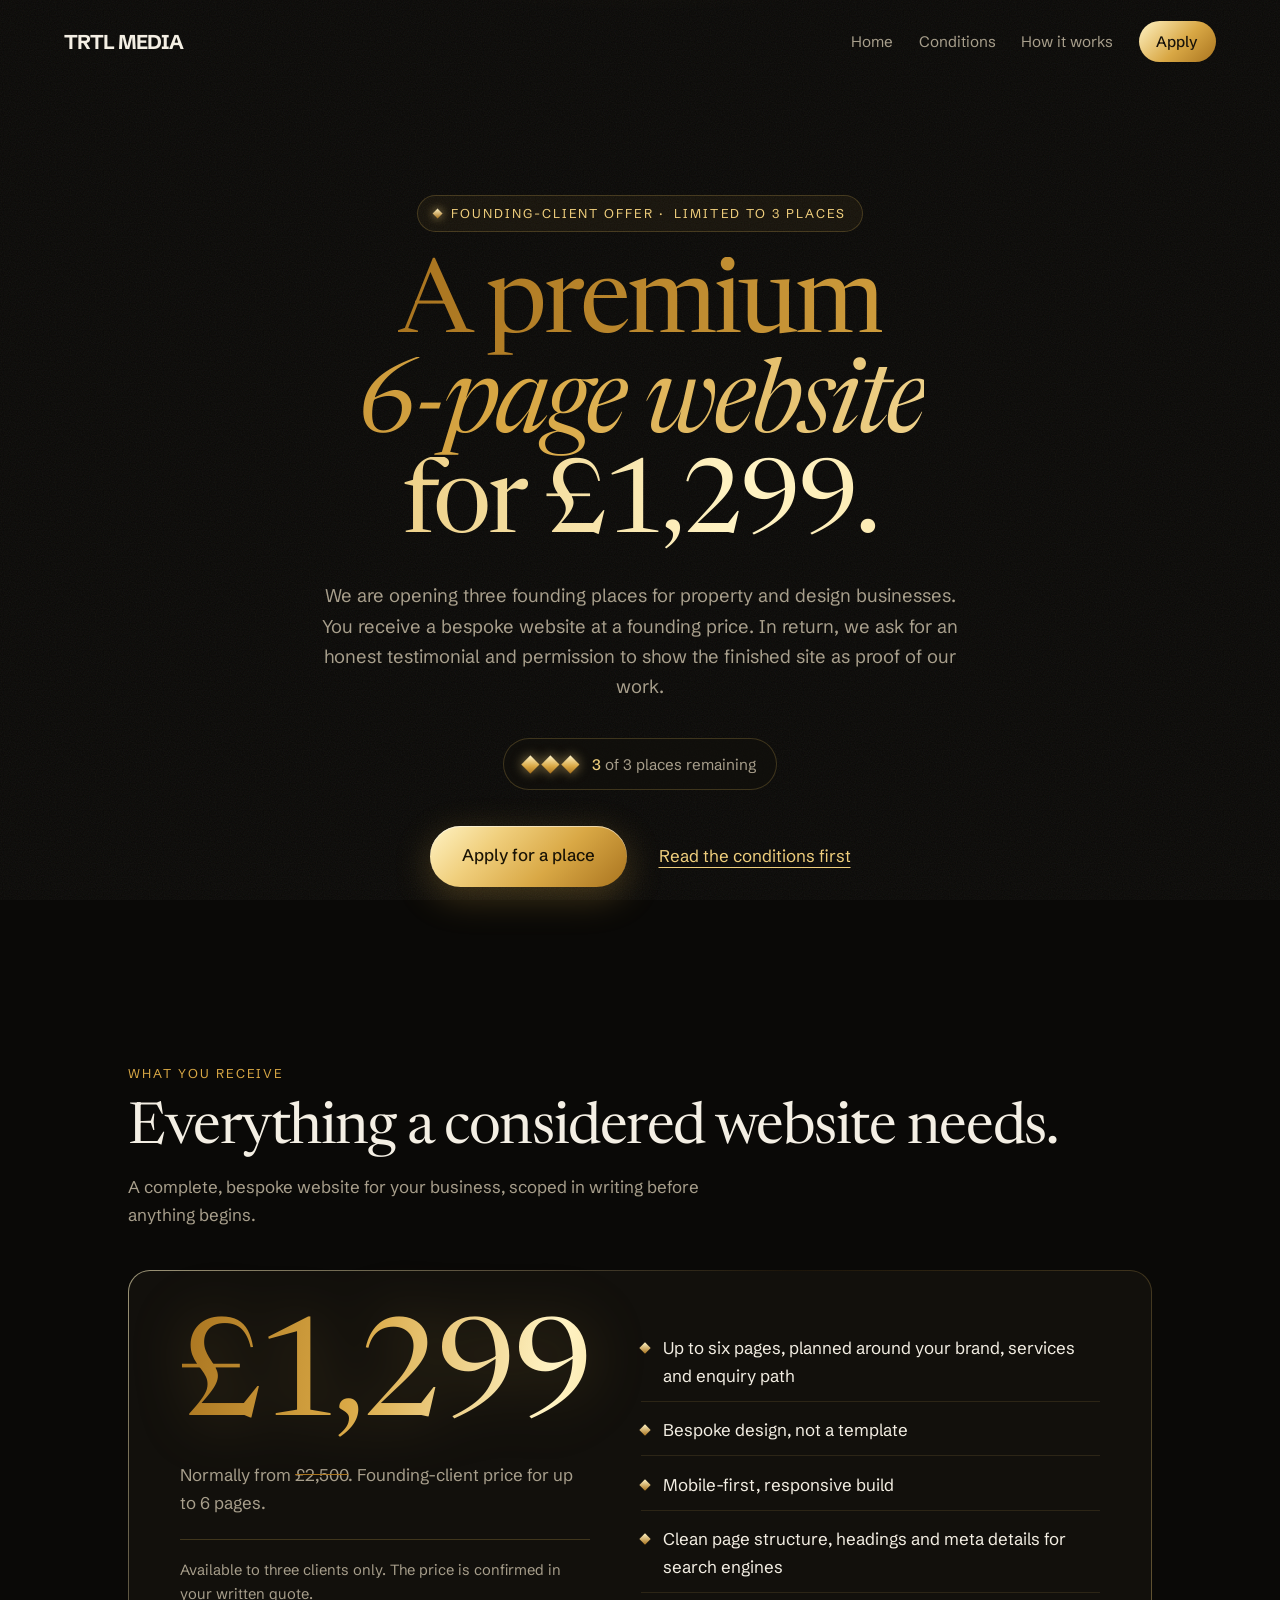
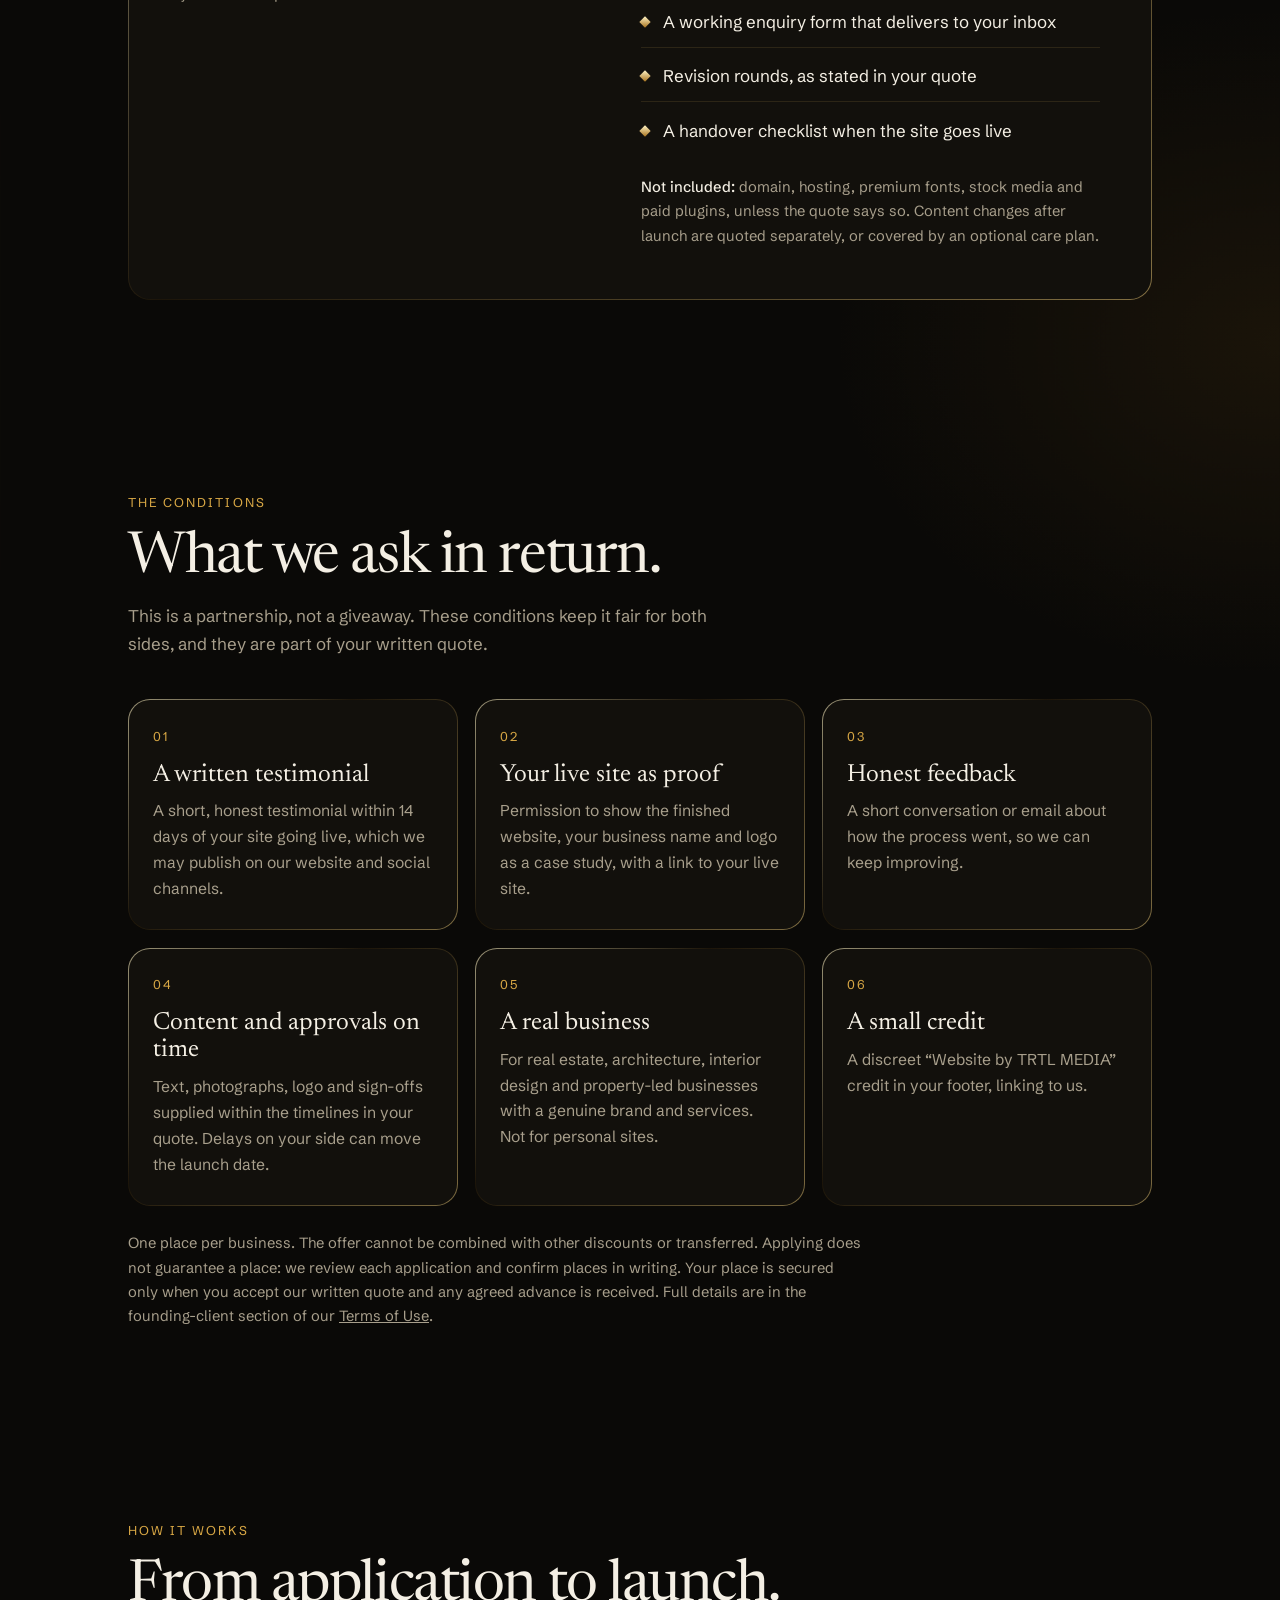
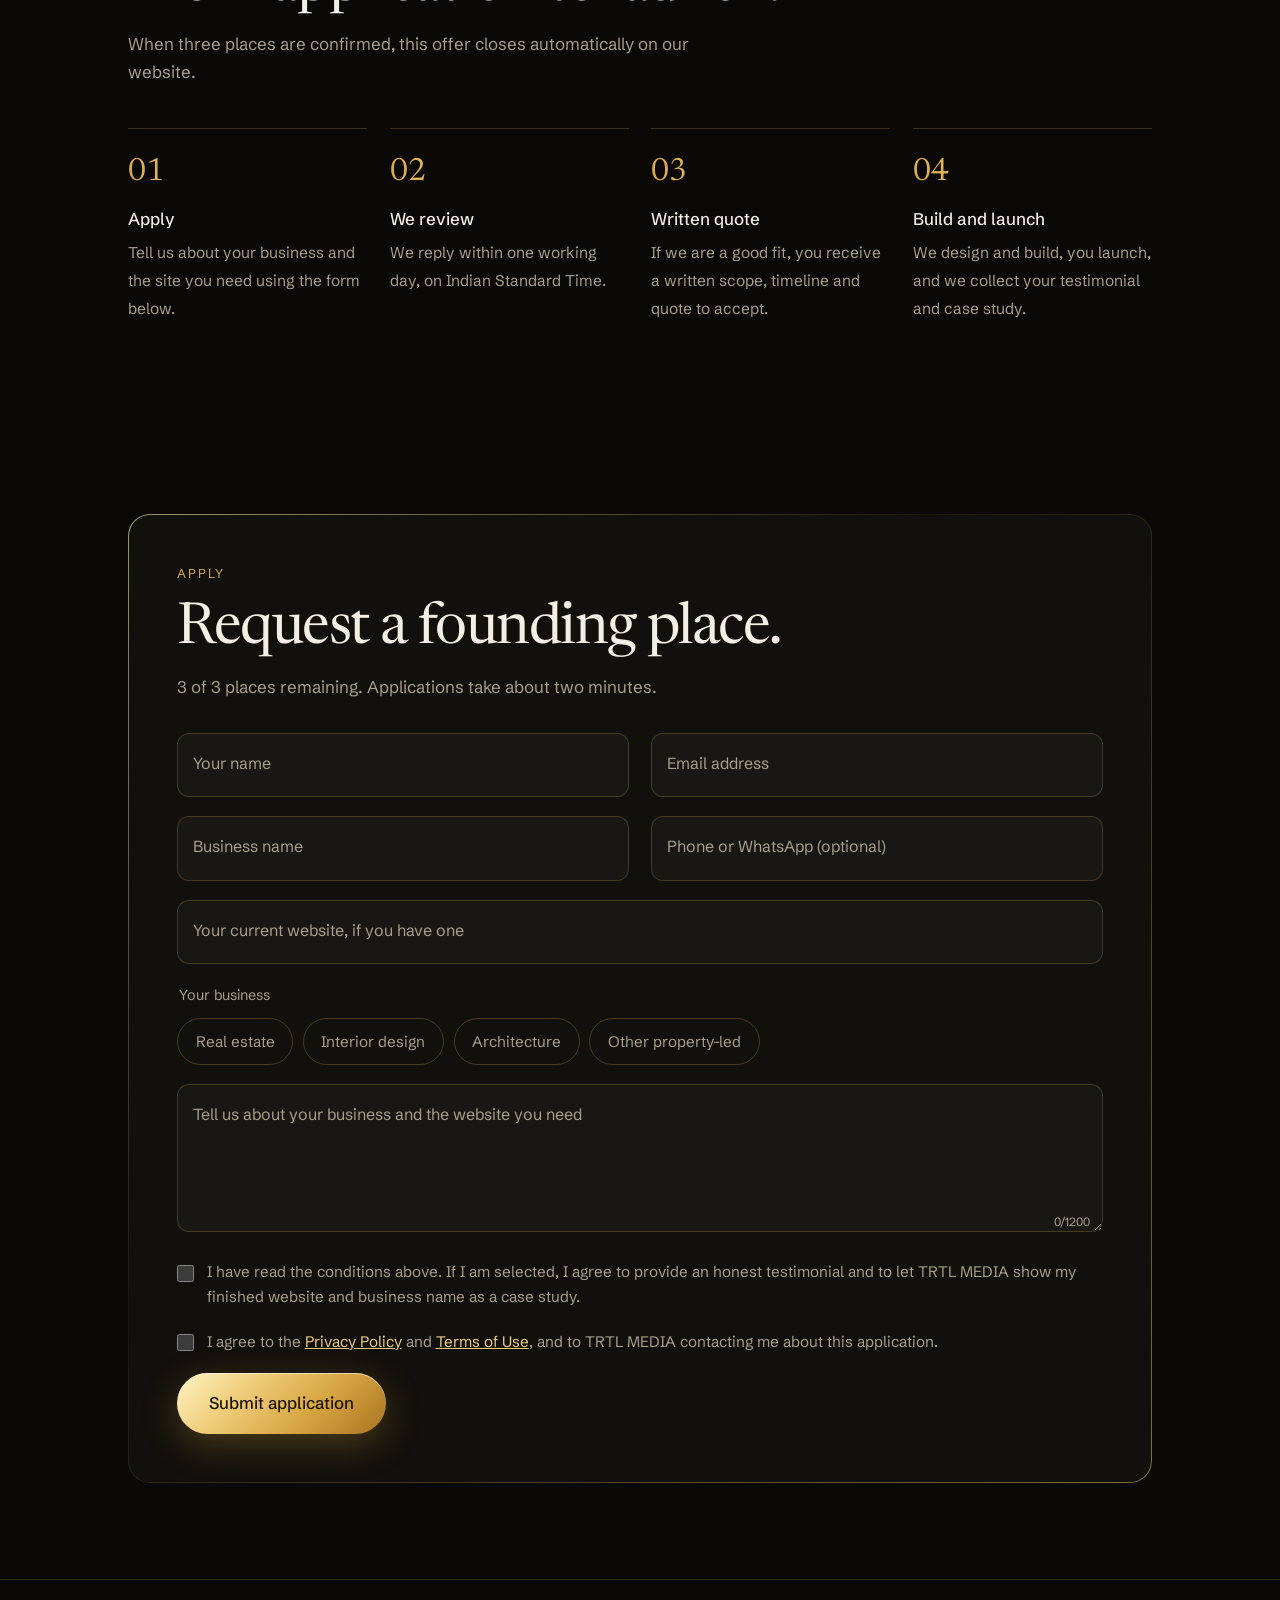
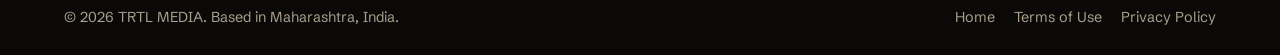
<file: offer.html>
<!DOCTYPE html>
<html lang="en-GB">
<head>
<meta charset="utf-8">
<meta name="viewport" content="width=device-width, initial-scale=1">
<meta name="color-scheme" content="only light">
<meta name="theme-color" content="#0a0907">
<title>Founding-client offer: a 6-page website for £1,299 | TRTL MEDIA</title>
<meta name="description" content="Three founding places: a bespoke 6-page website for £1,299, in exchange for a testimonial and permission to show the finished site as a case study.">
<meta name="robots" content="noindex">
<link rel="icon" href="/favicon.ico" sizes="any">
<link rel="icon" type="image/png" sizes="16x16" href="/favicon-16x16.png">
<link rel="icon" type="image/png" sizes="32x32" href="/favicon-32x32.png">
<link rel="icon" type="image/png" sizes="48x48" href="/favicon-48x48.png">
<link rel="icon" type="image/png" sizes="192x192" href="/favicon-192x192.png">
<link rel="apple-touch-icon" href="/apple-touch-icon.png">
<link rel="manifest" href="/site.webmanifest">
<link rel="preconnect" href="https://fonts.googleapis.com">
<link rel="preconnect" href="https://fonts.gstatic.com" crossorigin>
<link href="https://fonts.googleapis.com/css2?family=Newsreader:ital,opsz,wght@0,6..72,400;1,6..72,400&family=Schibsted+Grotesk:wght@400;500;700&display=swap" rel="stylesheet">
<script>document.documentElement.classList.add("js")</script>
<script src="offer-config.js"></script>
<script>(function(){var o=window.TRTL_OFFER;if(!o||o.approved>=o.limit)document.documentElement.classList.add("o-closed")})()</script>
<link rel="stylesheet" href="offer.css">
</head>
<body>
<a class="skip" href="#conditions">Skip to content</a>

<header class="o-top">
  <a class="o-logo" href="index.html">TRTL MEDIA</a>
  <nav aria-label="Offer">
    <a href="index.html">Home</a>
    <a href="#conditions">Conditions</a>
    <a href="#how">How it works</a>
    <a class="o-nav-cta" href="#apply">Apply</a>
  </nav>
</header>

<main>
  <section class="o-hero">
    <span class="o-kick">Founding-client offer &middot; <span>Limited to <span data-limit>3</span> places</span></span>
    <h1><span class="gold">A premium<br><em>6-page website</em><br>for &pound;1,299.</span></h1>
    <p class="o-lead">We are opening three founding places for property and design businesses. You receive a bespoke website at a founding price. In return, we ask for an honest testimonial and permission to show the finished site as proof of our work.</p>
    <div class="o-meter" aria-live="polite"><span class="gems" aria-hidden="true"><i class="gem"></i><i class="gem"></i><i class="gem"></i></span><span><b data-left>3</b> of <span data-limit>3</span> places remaining</span></div>
    <div class="o-cta"><a class="o-btn" href="#apply">Apply for a place</a><a class="o-link" href="#conditions">Read the conditions first</a></div>

    <div class="o-closedbox gcard" role="status">
      <h2 class="gold">This offer is now closed.</h2>
      <p>All three founding places have been taken. Thank you to everyone who applied. Our standard website projects start from &pound;2,500, and we would be glad to hear about yours.</p>
      <a class="o-btn" href="index.html#contact">Start a project</a>
    </div>
  </section>

  <section class="o-sec rv" aria-labelledby="inc">
    <span class="o-eyebrow">What you receive</span>
    <h2 class="o-h" id="inc">Everything a considered website needs.</h2>
    <p class="o-sub">A complete, bespoke website for your business, scoped in writing before anything begins.</p>
    <div class="o-price gcard">
      <div>
        <div class="o-amt"><span class="gold">&pound;1,299</span></div>
        <p class="o-was">Normally from <s>&pound;2,500</s>. Founding-client price for up to 6 pages.</p>
        <p class="o-note">Available to three clients only. The price is confirmed in your written quote.</p>
      </div>
      <div>
        <ul class="o-list">
          <li>Up to six pages, planned around your brand, services and enquiry path</li>
          <li>Bespoke design, not a template</li>
          <li>Mobile-first, responsive build</li>
          <li>Clean page structure, headings and meta details for search engines</li>
          <li>A working enquiry form that delivers to your inbox</li>
          <li>Revision rounds, as stated in your quote</li>
          <li>A handover checklist when the site goes live</li>
        </ul>
        <p class="o-ex"><b>Not included:</b> domain, hosting, premium fonts, stock media and paid plugins, unless the quote says so. Content changes after launch are quoted separately, or covered by an optional care plan.</p>
      </div>
    </div>
  </section>

  <section class="o-sec rv" id="conditions" aria-labelledby="cond">
    <span class="o-eyebrow">The conditions</span>
    <h2 class="o-h" id="cond">What we ask in return.</h2>
    <p class="o-sub">This is a partnership, not a giveaway. These conditions keep it fair for both sides, and they are part of your written quote.</p>
    <div class="o-grid">
      <article class="o-card gcard"><small>01</small><h3>A written testimonial</h3><p>A short, honest testimonial within 14 days of your site going live, which we may publish on our website and social channels.</p></article>
      <article class="o-card gcard"><small>02</small><h3>Your live site as proof</h3><p>Permission to show the finished website, your business name and logo as a case study, with a link to your live site.</p></article>
      <article class="o-card gcard"><small>03</small><h3>Honest feedback</h3><p>A short conversation or email about how the process went, so we can keep improving.</p></article>
      <article class="o-card gcard"><small>04</small><h3>Content and approvals on time</h3><p>Text, photographs, logo and sign-offs supplied within the timelines in your quote. Delays on your side can move the launch date.</p></article>
      <article class="o-card gcard"><small>05</small><h3>A real business</h3><p>For real estate, architecture, interior design and property-led businesses with a genuine brand and services. Not for personal sites.</p></article>
      <article class="o-card gcard"><small>06</small><h3>A small credit</h3><p>A discreet &ldquo;Website by TRTL MEDIA&rdquo; credit in your footer, linking to us.</p></article>
    </div>
    <p class="o-fine">One place per business. The offer cannot be combined with other discounts or transferred. Applying does not guarantee a place: we review each application and confirm places in writing. Your place is secured only when you accept our written quote and any agreed advance is received. Full details are in the founding-client section of our <a href="termsofuse.html#s-offer">Terms of Use</a>.</p>
  </section>

  <section class="o-sec rv" id="how" aria-labelledby="how-h">
    <span class="o-eyebrow">How it works</span>
    <h2 class="o-h" id="how-h">From application to launch.</h2>
    <p class="o-sub">When three places are confirmed, this offer closes automatically on our website.</p>
    <ol class="o-steps">
      <li><b>Apply</b><span>Tell us about your business and the site you need using the form below.</span></li>
      <li><b>We review</b><span>We reply within one working day, on Indian Standard Time.</span></li>
      <li><b>Written quote</b><span>If we are a good fit, you receive a written scope, timeline and quote to accept.</span></li>
      <li><b>Build and launch</b><span>We design and build, you launch, and we collect your testimonial and case study.</span></li>
    </ol>
  </section>

  <section class="o-sec o-testi rv" id="proof" aria-labelledby="tt" hidden>
    <span class="o-eyebrow">Kind words</span>
    <h2 class="o-h" id="tt">What people say.</h2>
    <div class="t-wrap gcard" role="group" aria-roledescription="carousel" aria-label="Testimonials">
      <div class="t-track" id="t-track" aria-live="off"></div>
      <div class="t-ctl"><div class="t-dots" id="t-dots"></div><div class="t-arrow"><button type="button" id="t-prev" aria-label="Previous testimonial">&larr;</button><button type="button" id="t-next" aria-label="Next testimonial">&rarr;</button></div></div>
    </div>
  </section>

  <section class="o-sec rv" id="apply" aria-labelledby="ap">
    <div class="o-apply gcard">
      <span class="o-eyebrow">Apply</span>
      <h2 class="o-h" id="ap">Request a founding place.</h2>
      <p class="o-sub" style="margin-bottom:0"><span data-left>3</span> of <span data-limit>3</span> places remaining. Applications take about two minutes.</p>
      <form id="offer-form" action="https://api.web3forms.com/submit" method="POST" novalidate>
        <input type="hidden" name="access_key" value="aac4459f-74cf-43c6-a01c-93c30406468a">
        <input type="hidden" name="subject" value="Founding-client application (£1,299 offer)">
        <input type="hidden" name="from_name" value="TRTL MEDIA Offer Page">
        <input type="hidden" name="offer" value="Founding client, 6 pages, £1,299">
        <input type="text" name="botcheck" tabindex="-1" autocomplete="off" aria-hidden="true" class="honey">
        <div class="fld"><input id="o-name" name="name" required autocomplete="name" placeholder=" "><label for="o-name">Your name</label></div>
        <div class="fld"><input id="o-email" name="email" type="email" required autocomplete="email" placeholder=" "><label for="o-email">Email address</label></div>
        <div class="fld"><input id="o-biz" name="business" required autocomplete="organization" placeholder=" "><label for="o-biz">Business name</label></div>
        <div class="fld"><input id="o-phone" name="phone" type="tel" autocomplete="tel" placeholder=" "><label for="o-phone">Phone or WhatsApp (optional)</label></div>
        <div class="fld fw"><input id="o-web" name="current_website" type="text" inputmode="url" autocomplete="url" placeholder=" "><label for="o-web">Your current website, if you have one</label></div>
        <fieldset class="fw"><legend>Your business</legend><div class="opts">
          <label><input type="radio" name="sector" value="Real estate" required><span>Real estate</span></label>
          <label><input type="radio" name="sector" value="Interior design" required><span>Interior design</span></label>
          <label><input type="radio" name="sector" value="Architecture" required><span>Architecture</span></label>
          <label><input type="radio" name="sector" value="Other property-led" required><span>Other property-led</span></label>
        </div></fieldset>
        <div class="fld fw"><textarea id="o-msg" name="message" required rows="4" maxlength="1200" placeholder=" "></textarea><label for="o-msg">Tell us about your business and the website you need</label><span class="cnt"><span id="o-cnt">0</span>/1200</span></div>
        <label class="chk fw"><input type="checkbox" name="agree_conditions" value="Agreed" required><span>I have read the conditions above. If I am selected, I agree to provide an honest testimonial and to let TRTL MEDIA show my finished website and business name as a case study.</span></label>
        <label class="chk fw"><input type="checkbox" name="consent" value="Agreed" required><span>I agree to the <a href="privacypolicy.html" target="_blank" rel="noopener">Privacy Policy</a> and <a href="termsofuse.html#s-offer" target="_blank" rel="noopener">Terms of Use</a>, and to TRTL MEDIA contacting me about this application.</span></label>
        <div class="f-foot fw"><button type="submit" class="o-btn" id="o-send">Submit application</button><p class="status" id="o-status" role="status" aria-live="polite"></p></div>
      </form>
      <div class="done" role="status"><b>&#10003;</b><h3>Application received.</h3><p>Thank you. We will review it and reply within one working day. A place is confirmed only once you receive our written quote and accept it.</p></div>
    </div>
  </section>

  <script type="application/json" id="t-data">
  [
    {"name":"","role":"Early reviewer","text":""},
    {"name":"","role":"Early reviewer","text":""}
  ]
  </script>
</main>

<footer class="o-foot"><span>&copy; 2026 TRTL MEDIA. Based in Maharashtra, India.</span><nav><a href="index.html">Home</a><a href="termsofuse.html">Terms of Use</a><a href="privacypolicy.html">Privacy Policy</a></nav></footer>

<script defer src="offer.js"></script>
</body>
</html>
</file>
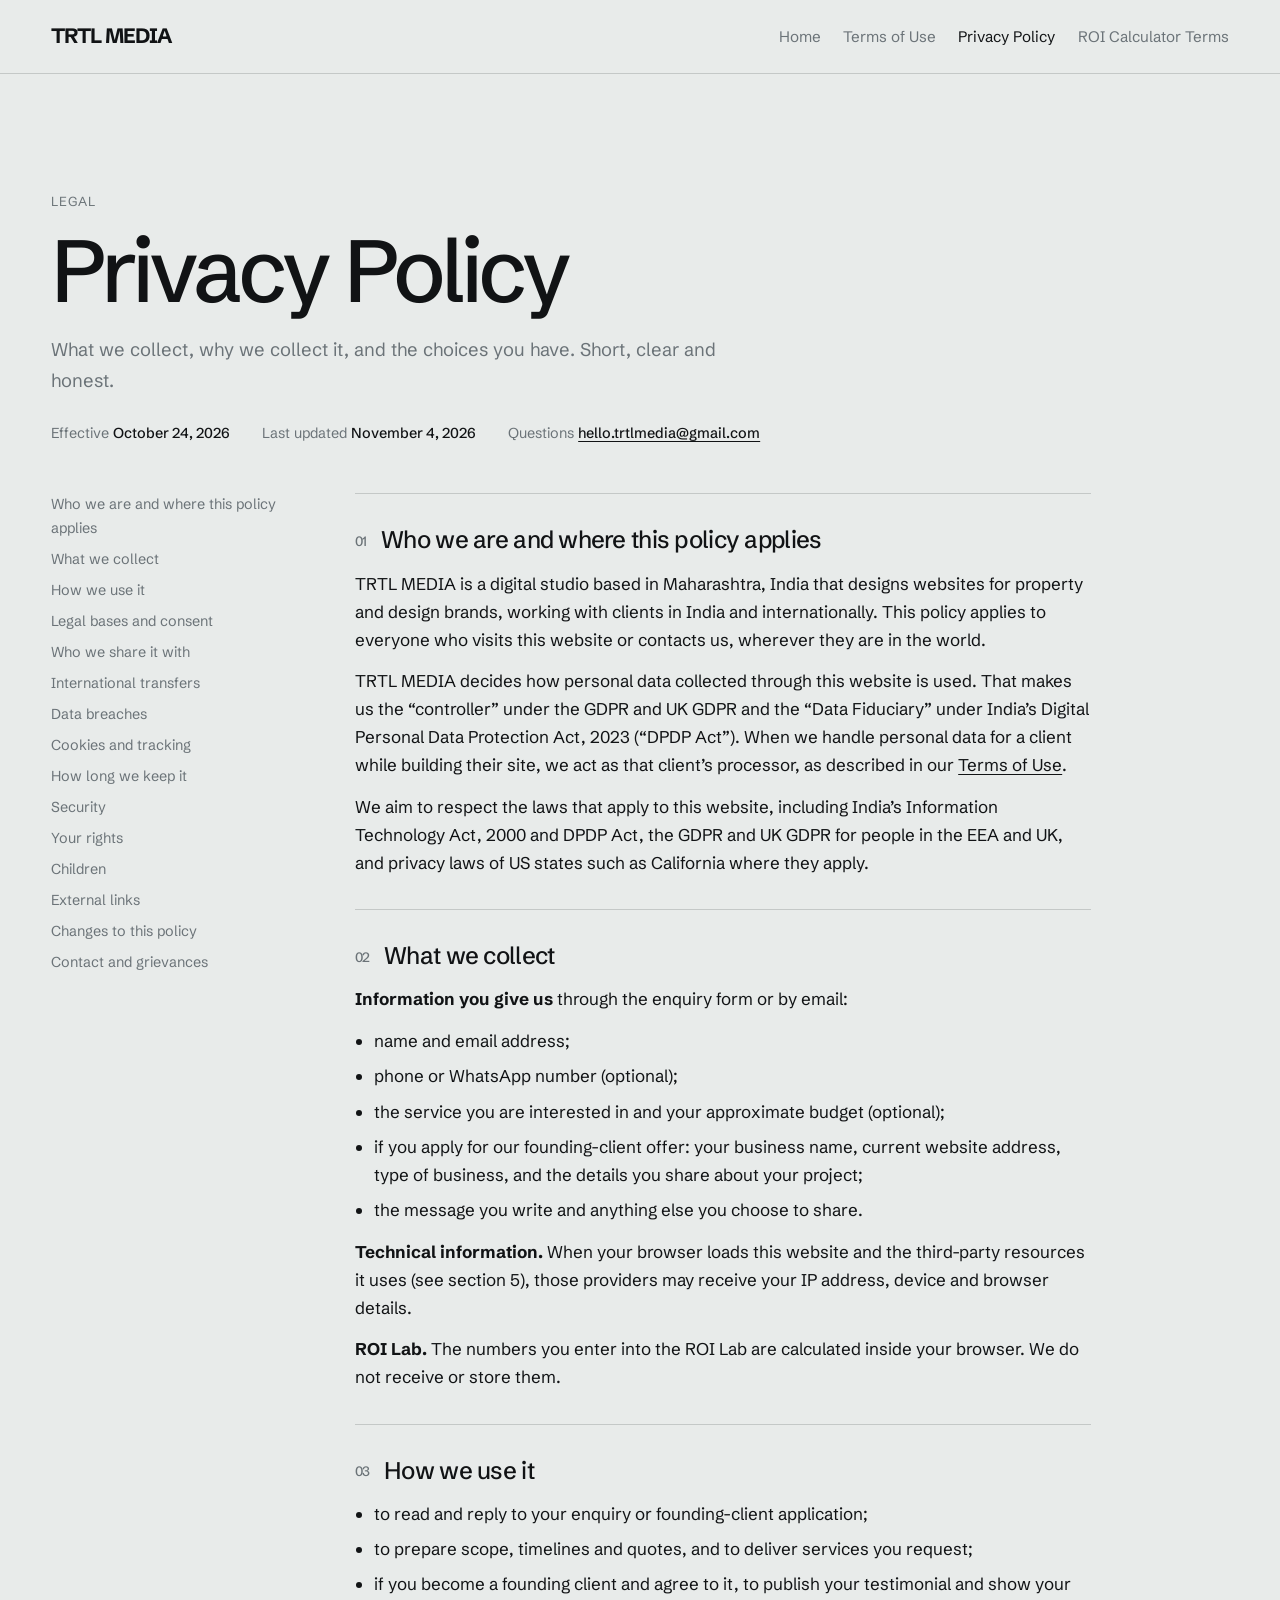
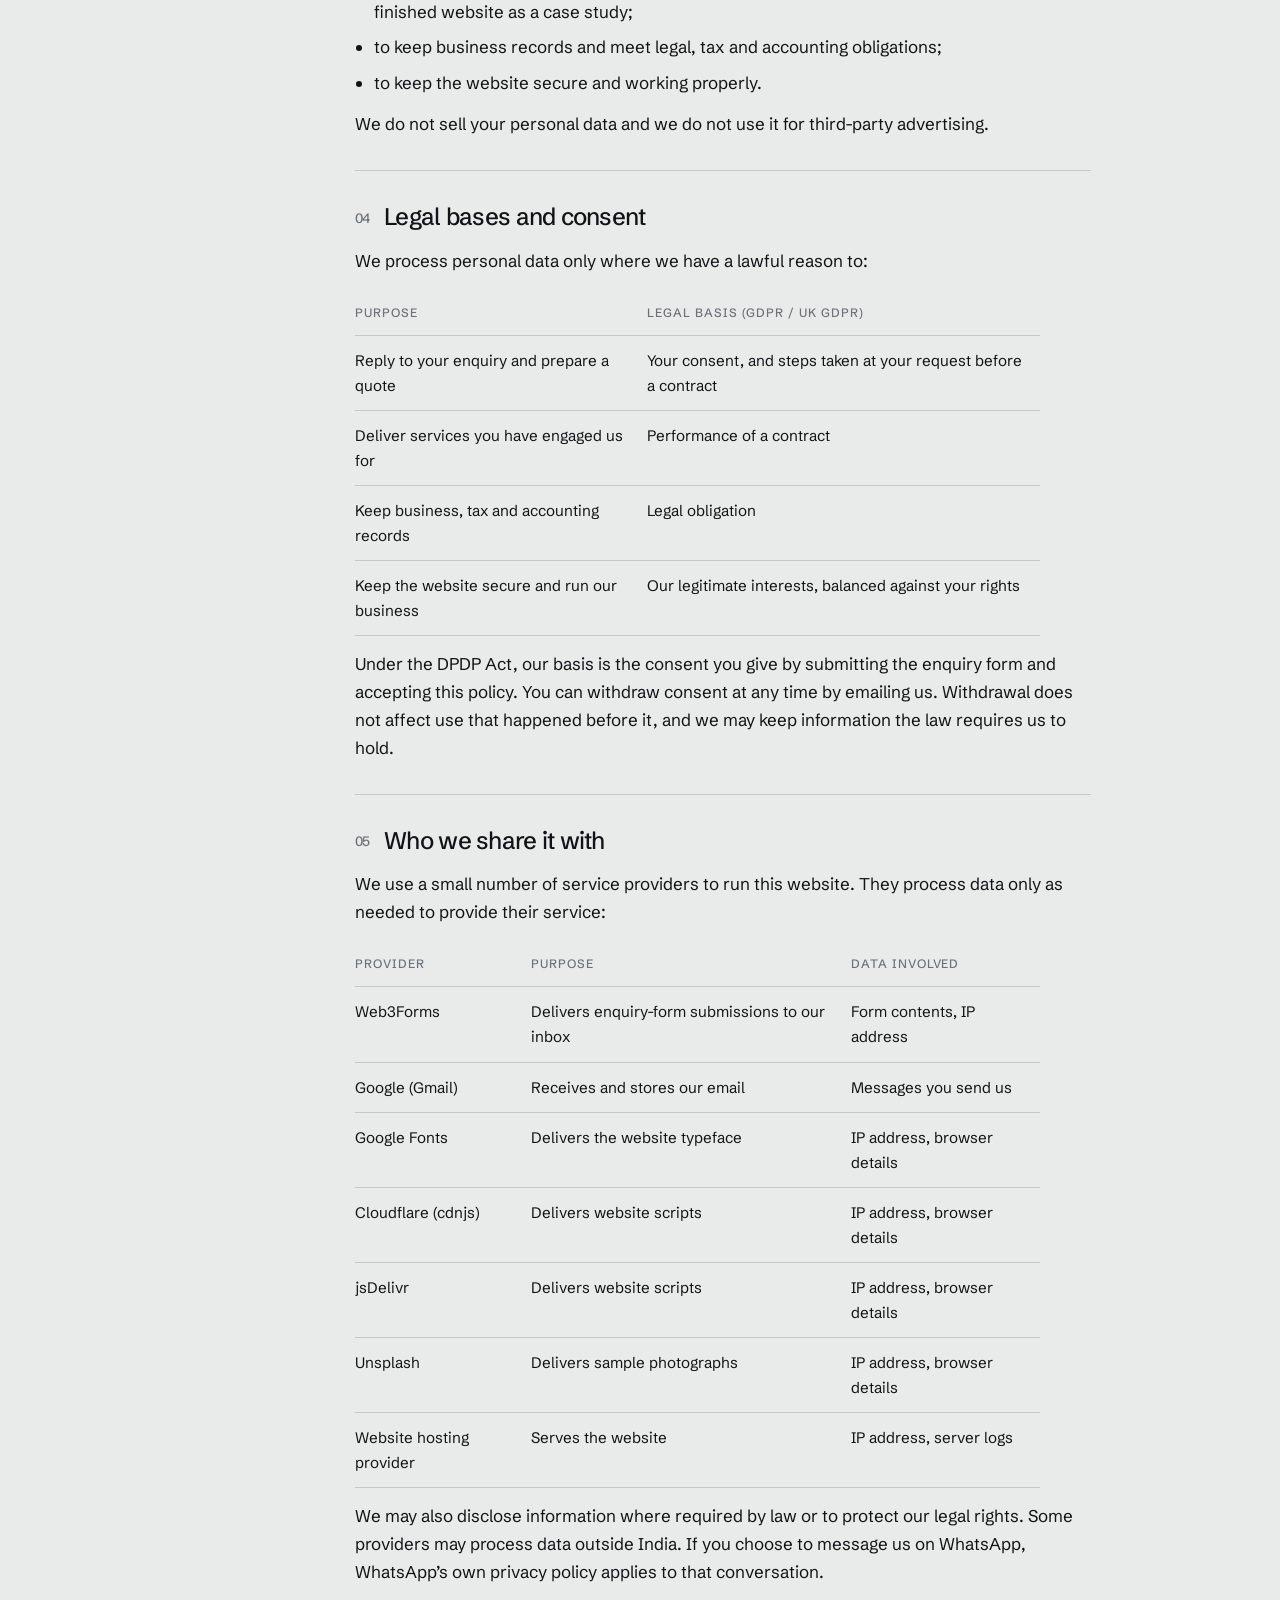
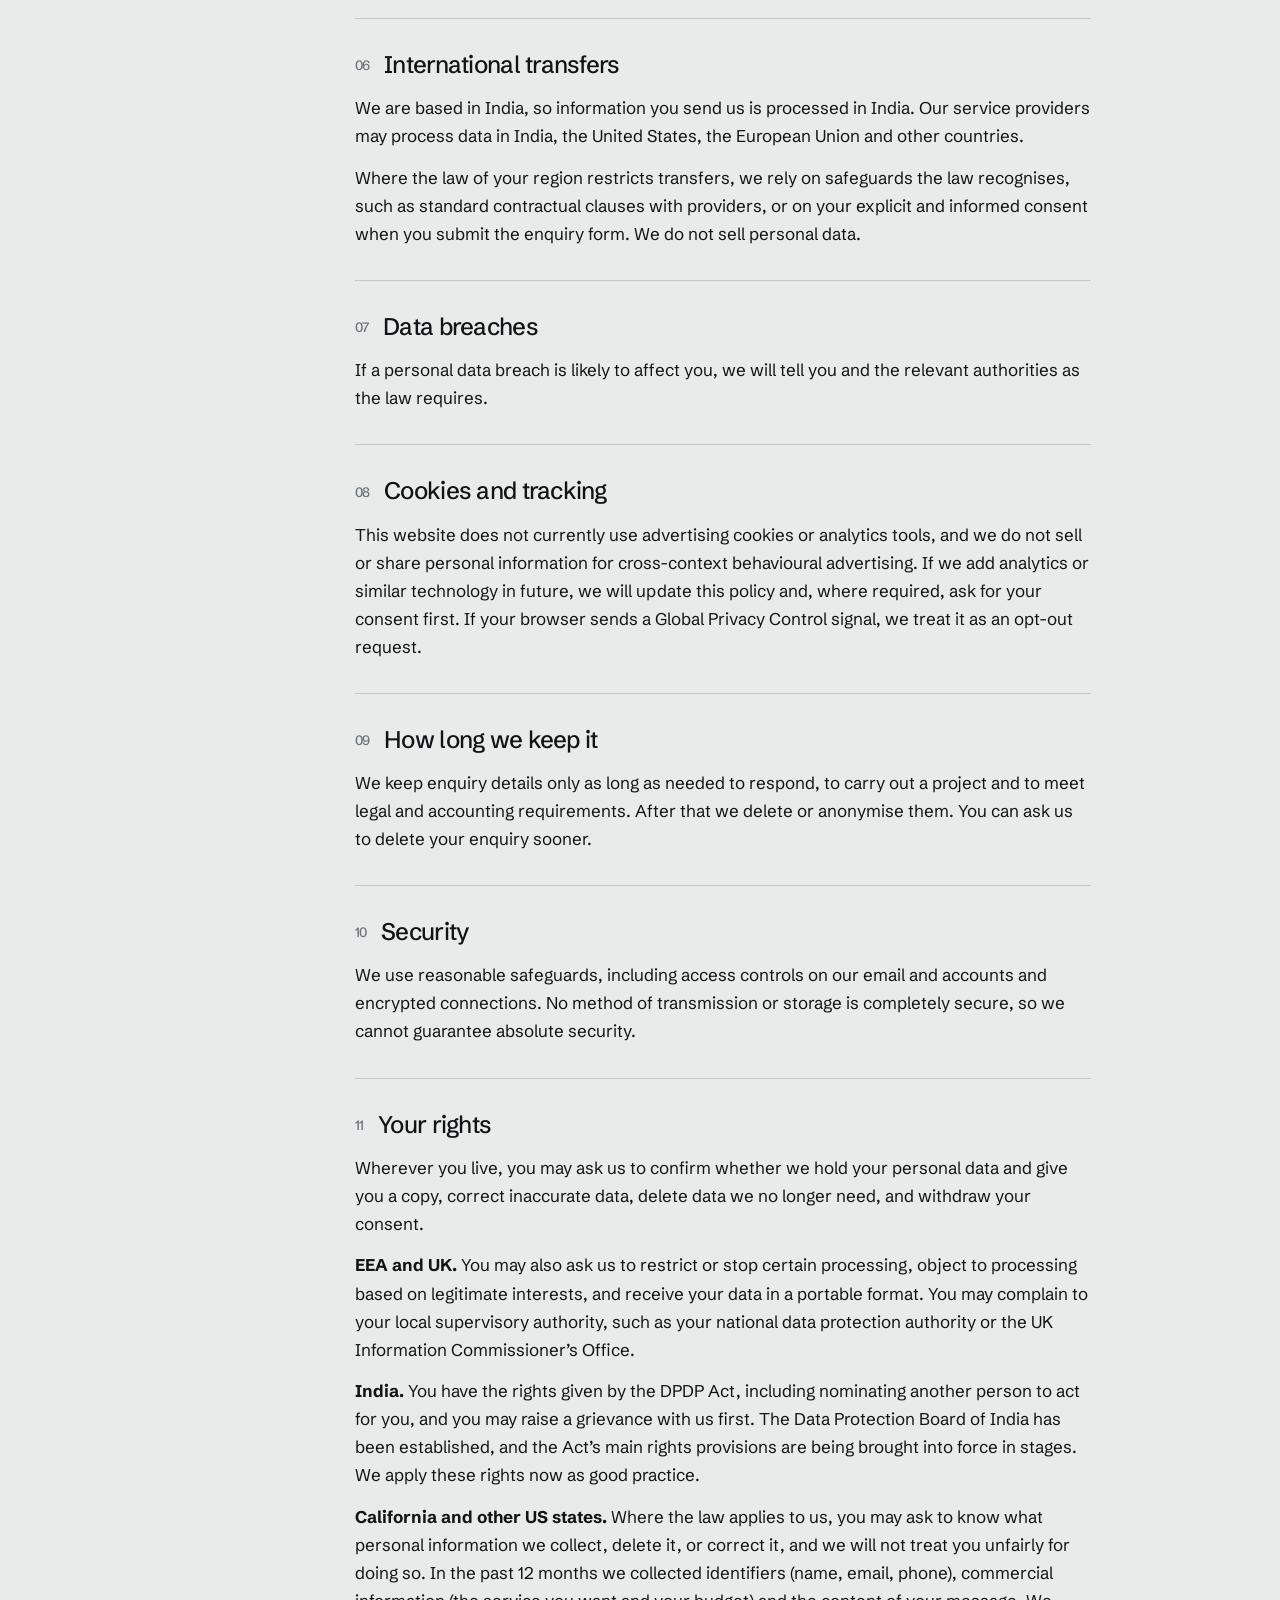
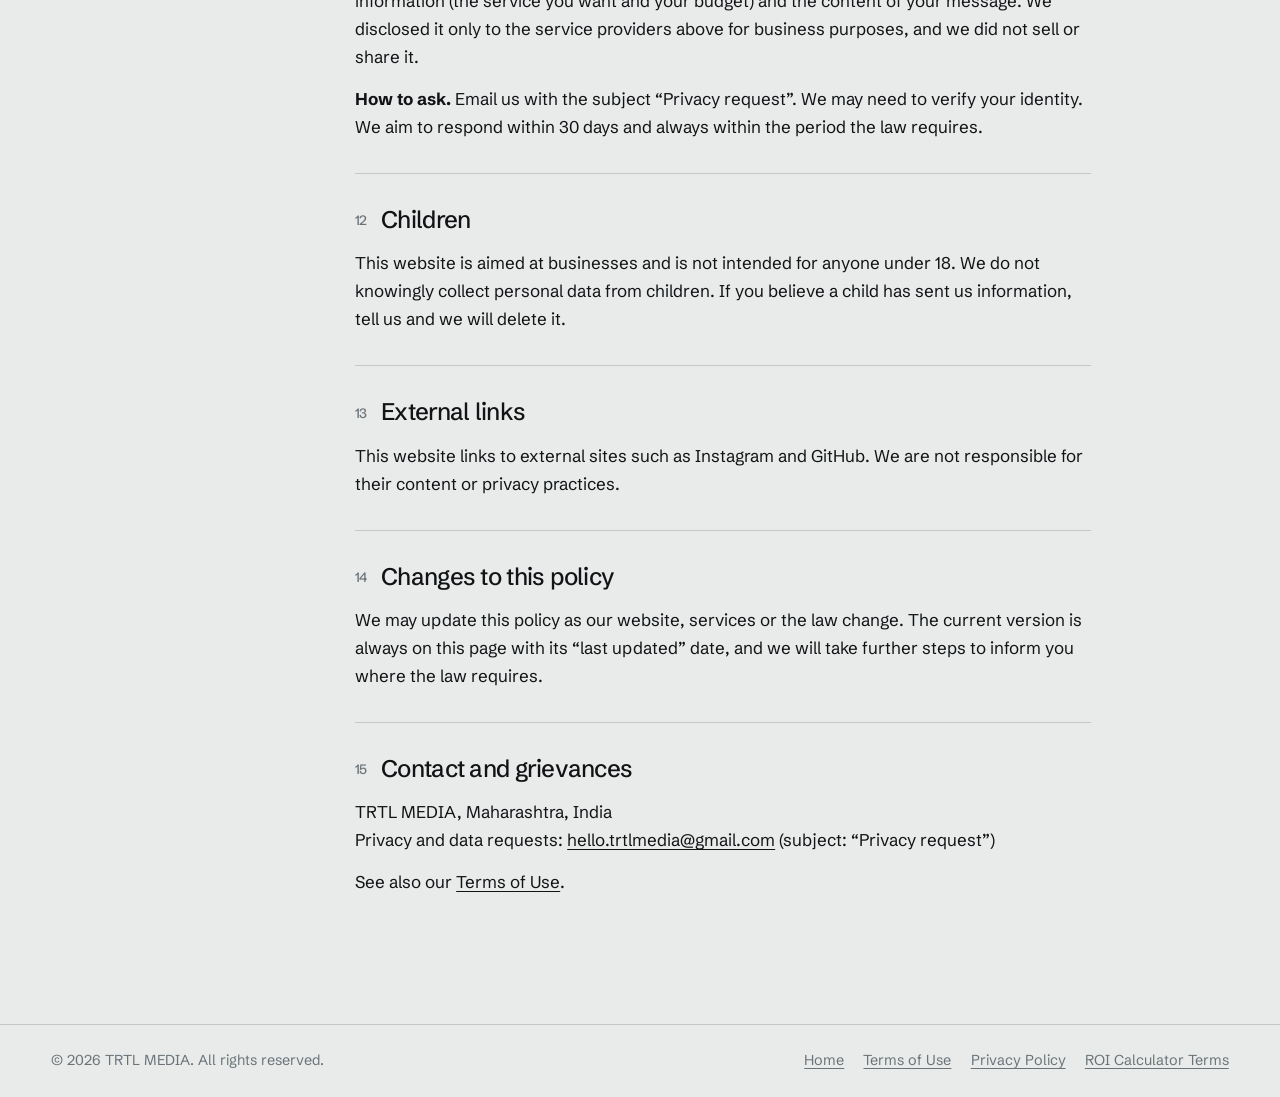
<file: privacypolicy.html>
<!DOCTYPE html>
<html lang="en-IN">
<head>
<meta charset="UTF-8">
<meta name="viewport" content="width=device-width, initial-scale=1">
<title>Privacy Policy | TRTL MEDIA</title>
<meta name="description" content="Privacy Policy for TRTL MEDIA: the information we collect, how it is used and shared, and your rights.">
<link rel="canonical" href="https://trtlmedia.com/privacypolicy.html">
<link rel="icon" href="/favicon.ico" sizes="any">
<link rel="icon" type="image/png" sizes="16x16" href="/favicon-16x16.png">
<link rel="icon" type="image/png" sizes="32x32" href="/favicon-32x32.png">
<link rel="icon" type="image/png" sizes="48x48" href="/favicon-48x48.png">
<link rel="icon" type="image/png" sizes="192x192" href="/favicon-192x192.png">
<link rel="apple-touch-icon" href="/apple-touch-icon.png">
<link rel="manifest" href="/site.webmanifest">
<link rel="preconnect" href="https://fonts.googleapis.com">
<link rel="preconnect" href="https://fonts.gstatic.com" crossorigin>
<link href="https://fonts.googleapis.com/css2?family=Schibsted+Grotesk:wght@400;500;700&display=swap" rel="stylesheet">
<link rel="stylesheet" href="legal.css">
</head>
<body>
<header class="lh"><a class="logo" href="index.html">TRTL MEDIA</a><nav aria-label="Legal"><a href="index.html">Home</a><a href="termsofuse.html">Terms of Use</a><a href="privacypolicy.html" aria-current="page">Privacy Policy</a><a href="roi-terms.html">ROI Calculator Terms</a></nav></header>
<div class="top-l"><span class="kick">Legal</span><h1>Privacy Policy</h1><p class="lead">What we collect, why we collect it, and the choices you have. Short, clear and honest.</p><div class="stamp"><span>Effective <b>October 24, 2026</b></span><span>Last updated <b>November 4, 2026</b></span><span>Questions <b><a href="mailto:hello.trtlmedia@gmail.com">hello.trtlmedia@gmail.com</a></b></span></div></div>
<div class="wrap"><nav class="toc" aria-label="Contents"><a href="#s0">Who we are and where this policy applies</a><a href="#s1">What we collect</a><a href="#s2">How we use it</a><a href="#s3">Legal bases and consent</a><a href="#s4">Who we share it with</a><a href="#s5">International transfers</a><a href="#s6">Data breaches</a><a href="#s7">Cookies and tracking</a><a href="#s8">How long we keep it</a><a href="#s9">Security</a><a href="#s10">Your rights</a><a href="#s11">Children</a><a href="#s12">External links</a><a href="#s13">Changes to this policy</a><a href="#s14">Contact and grievances</a></nav><main class="doc"><section id="s0"><h2>Who we are and where this policy applies</h2><p>TRTL MEDIA is a digital studio based in Maharashtra, India that designs websites for property and design brands, working with clients in India and internationally. This policy applies to everyone who visits this website or contacts us, wherever they are in the world.</p><p>TRTL MEDIA decides how personal data collected through this website is used. That makes us the &ldquo;controller&rdquo; under the GDPR and UK GDPR and the &ldquo;Data Fiduciary&rdquo; under India&rsquo;s Digital Personal Data Protection Act, 2023 (&ldquo;DPDP Act&rdquo;). When we handle personal data for a client while building their site, we act as that client&rsquo;s processor, as described in our <a href="termsofuse.html">Terms of Use</a>.</p><p>We aim to respect the laws that apply to this website, including India&rsquo;s Information Technology Act, 2000 and DPDP Act, the GDPR and UK GDPR for people in the EEA and UK, and privacy laws of US states such as California where they apply.</p></section><section id="s1"><h2>What we collect</h2><p><b>Information you give us</b> through the enquiry form or by email:</p><ul><li>name and email address;</li><li>phone or WhatsApp number (optional);</li><li>the service you are interested in and your approximate budget (optional);</li><li>if you apply for our founding-client offer: your business name, current website address, type of business, and the details you share about your project;</li><li>the message you write and anything else you choose to share.</li></ul><p><b>Technical information.</b> When your browser loads this website and the third-party resources it uses (see section 5), those providers may receive your IP address, device and browser details.</p><p><b>ROI Lab.</b> The numbers you enter into the ROI Lab are calculated inside your browser. We do not receive or store them.</p></section><section id="s2"><h2>How we use it</h2><ul><li>to read and reply to your enquiry or founding-client application;</li><li>to prepare scope, timelines and quotes, and to deliver services you request;</li><li>if you become a founding client and agree to it, to publish your testimonial and show your finished website as a case study;</li><li>to keep business records and meet legal, tax and accounting obligations;</li><li>to keep the website secure and working properly.</li></ul><p>We do not sell your personal data and we do not use it for third-party advertising.</p></section><section id="s3"><h2>Legal bases and consent</h2><p>We process personal data only where we have a lawful reason to:</p><div class="tw"><table><tr><th>Purpose</th><th>Legal basis (GDPR / UK GDPR)</th></tr><tr><td>Reply to your enquiry and prepare a quote</td><td>Your consent, and steps taken at your request before a contract</td></tr><tr><td>Deliver services you have engaged us for</td><td>Performance of a contract</td></tr><tr><td>Keep business, tax and accounting records</td><td>Legal obligation</td></tr><tr><td>Keep the website secure and run our business</td><td>Our legitimate interests, balanced against your rights</td></tr></table></div><p>Under the DPDP Act, our basis is the consent you give by submitting the enquiry form and accepting this policy. You can withdraw consent at any time by emailing us. Withdrawal does not affect use that happened before it, and we may keep information the law requires us to hold.</p></section><section id="s4"><h2>Who we share it with</h2><p>We use a small number of service providers to run this website. They process data only as needed to provide their service:</p><div class="tw"><table><tr><th>Provider</th><th>Purpose</th><th>Data involved</th></tr><tr><td>Web3Forms</td><td>Delivers enquiry-form submissions to our inbox</td><td>Form contents, IP address</td></tr><tr><td>Google (Gmail)</td><td>Receives and stores our email</td><td>Messages you send us</td></tr><tr><td>Google Fonts</td><td>Delivers the website typeface</td><td>IP address, browser details</td></tr><tr><td>Cloudflare (cdnjs)</td><td>Delivers website scripts</td><td>IP address, browser details</td></tr><tr><td>jsDelivr</td><td>Delivers website scripts</td><td>IP address, browser details</td></tr><tr><td>Unsplash</td><td>Delivers sample photographs</td><td>IP address, browser details</td></tr><tr><td>Website hosting provider</td><td>Serves the website</td><td>IP address, server logs</td></tr></table></div><p>We may also disclose information where required by law or to protect our legal rights. Some providers may process data outside India. If you choose to message us on WhatsApp, WhatsApp&rsquo;s own privacy policy applies to that conversation.</p></section><section id="s5"><h2>International transfers</h2><p>We are based in India, so information you send us is processed in India. Our service providers may process data in India, the United States, the European Union and other countries.</p><p>Where the law of your region restricts transfers, we rely on safeguards the law recognises, such as standard contractual clauses with providers, or on your explicit and informed consent when you submit the enquiry form. We do not sell personal data.</p></section><section id="s6"><h2>Data breaches</h2><p>If a personal data breach is likely to affect you, we will tell you and the relevant authorities as the law requires.</p></section><section id="s7"><h2>Cookies and tracking</h2><p>This website does not currently use advertising cookies or analytics tools, and we do not sell or share personal information for cross-context behavioural advertising. If we add analytics or similar technology in future, we will update this policy and, where required, ask for your consent first. If your browser sends a Global Privacy Control signal, we treat it as an opt-out request.</p></section><section id="s8"><h2>How long we keep it</h2><p>We keep enquiry details only as long as needed to respond, to carry out a project and to meet legal and accounting requirements. After that we delete or anonymise them. You can ask us to delete your enquiry sooner.</p></section><section id="s9"><h2>Security</h2><p>We use reasonable safeguards, including access controls on our email and accounts and encrypted connections. No method of transmission or storage is completely secure, so we cannot guarantee absolute security.</p></section><section id="s10"><h2>Your rights</h2><p>Wherever you live, you may ask us to confirm whether we hold your personal data and give you a copy, correct inaccurate data, delete data we no longer need, and withdraw your consent.</p><p><b>EEA and UK.</b> You may also ask us to restrict or stop certain processing, object to processing based on legitimate interests, and receive your data in a portable format. You may complain to your local supervisory authority, such as your national data protection authority or the UK Information Commissioner&rsquo;s Office.</p><p><b>India.</b> You have the rights given by the DPDP Act, including nominating another person to act for you, and you may raise a grievance with us first. The Data Protection Board of India has been established, and the Act&rsquo;s main rights provisions are being brought into force in stages. We apply these rights now as good practice.</p><p><b>California and other US states.</b> Where the law applies to us, you may ask to know what personal information we collect, delete it, or correct it, and we will not treat you unfairly for doing so. In the past 12 months we collected identifiers (name, email, phone), commercial information (the service you want and your budget) and the content of your message. We disclosed it only to the service providers above for business purposes, and we did not sell or share it.</p><p><b>How to ask.</b> Email us with the subject &ldquo;Privacy request&rdquo;. We may need to verify your identity. We aim to respond within 30 days and always within the period the law requires.</p></section><section id="s11"><h2>Children</h2><p>This website is aimed at businesses and is not intended for anyone under 18. We do not knowingly collect personal data from children. If you believe a child has sent us information, tell us and we will delete it.</p></section><section id="s12"><h2>External links</h2><p>This website links to external sites such as Instagram and GitHub. We are not responsible for their content or privacy practices.</p></section><section id="s13"><h2>Changes to this policy</h2><p>We may update this policy as our website, services or the law change. The current version is always on this page with its &ldquo;last updated&rdquo; date, and we will take further steps to inform you where the law requires.</p></section><section id="s14"><h2>Contact and grievances</h2><p>TRTL MEDIA, Maharashtra, India<br>Privacy and data requests: <a href="mailto:hello.trtlmedia@gmail.com">hello.trtlmedia@gmail.com</a> (subject: &ldquo;Privacy request&rdquo;)</p><p>See also our <a href="termsofuse.html">Terms of Use</a>.</p></section></main></div>
<footer class="lf"><span>&copy; 2026 TRTL MEDIA. All rights reserved.</span><nav><a href="index.html">Home</a><a href="termsofuse.html">Terms of Use</a><a href="privacypolicy.html" aria-current="page">Privacy Policy</a><a href="roi-terms.html">ROI Calculator Terms</a></nav></footer>
</body>
</html>
</file>
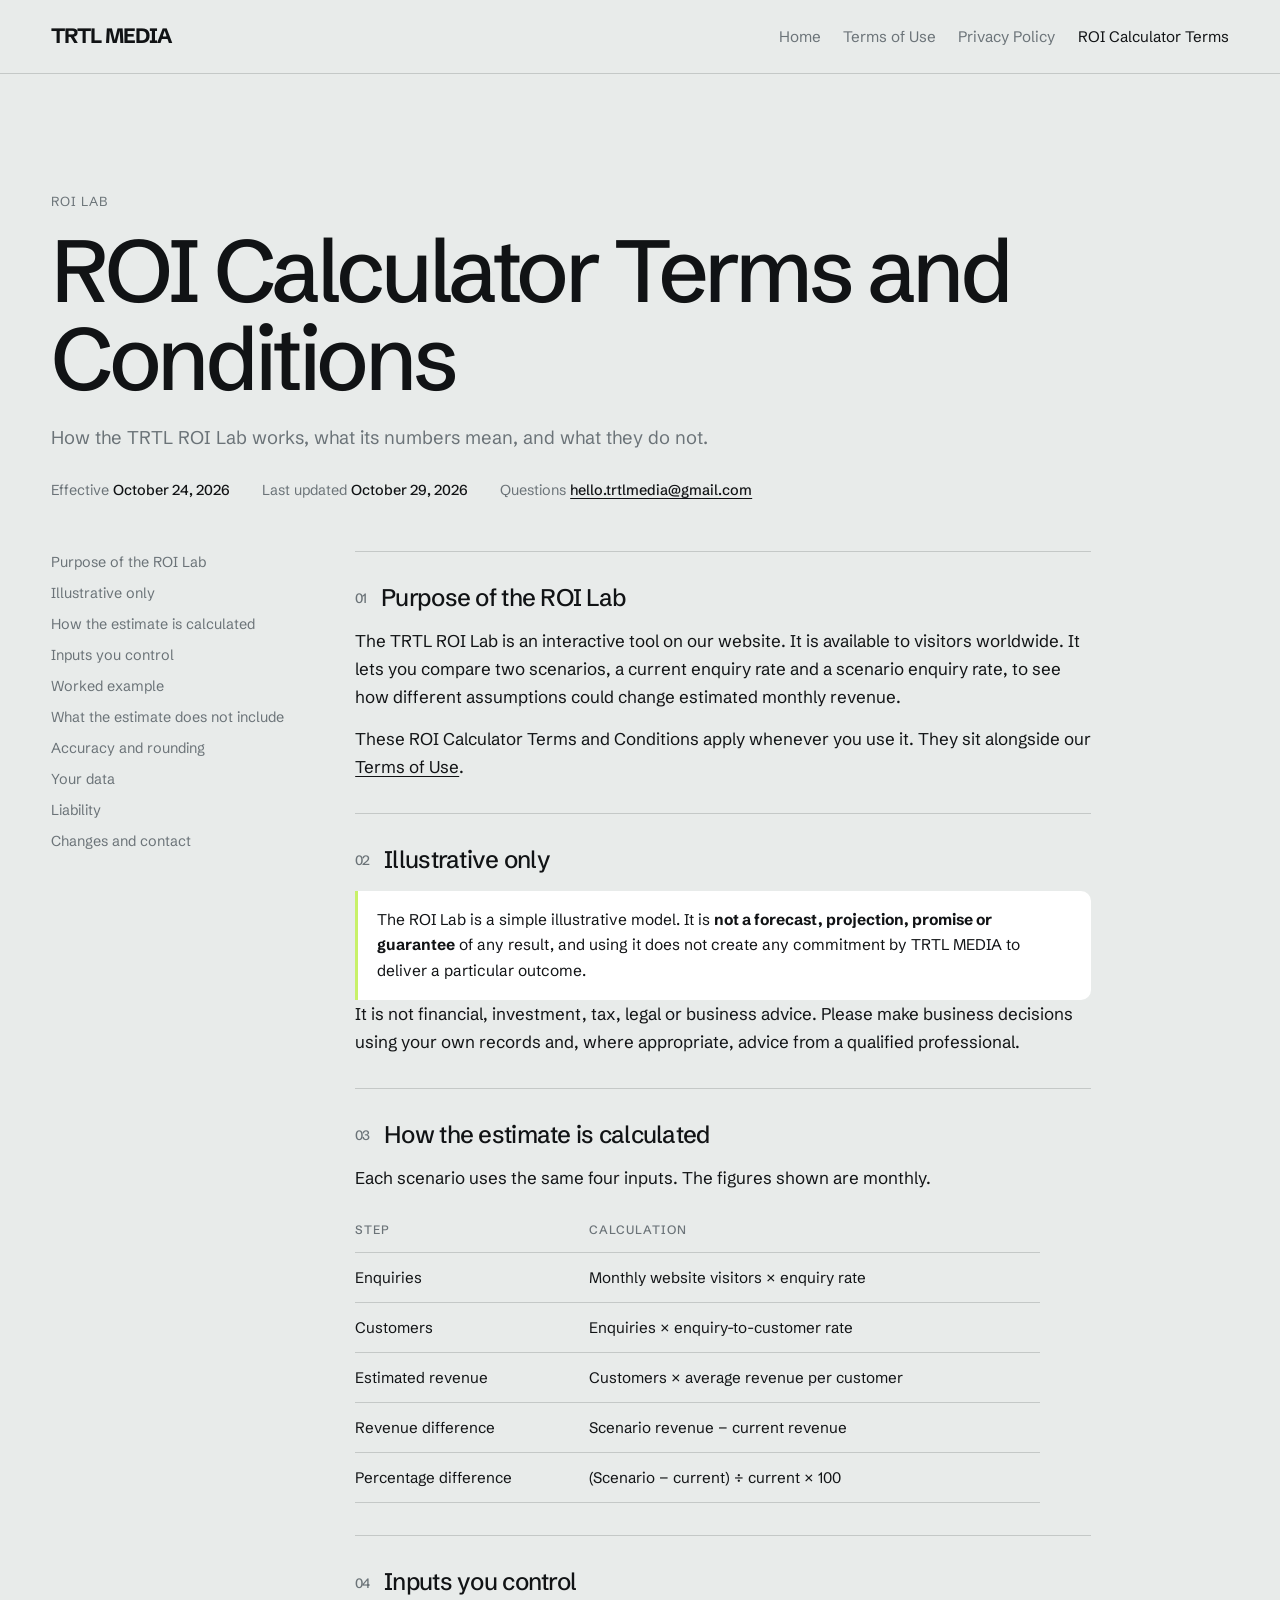
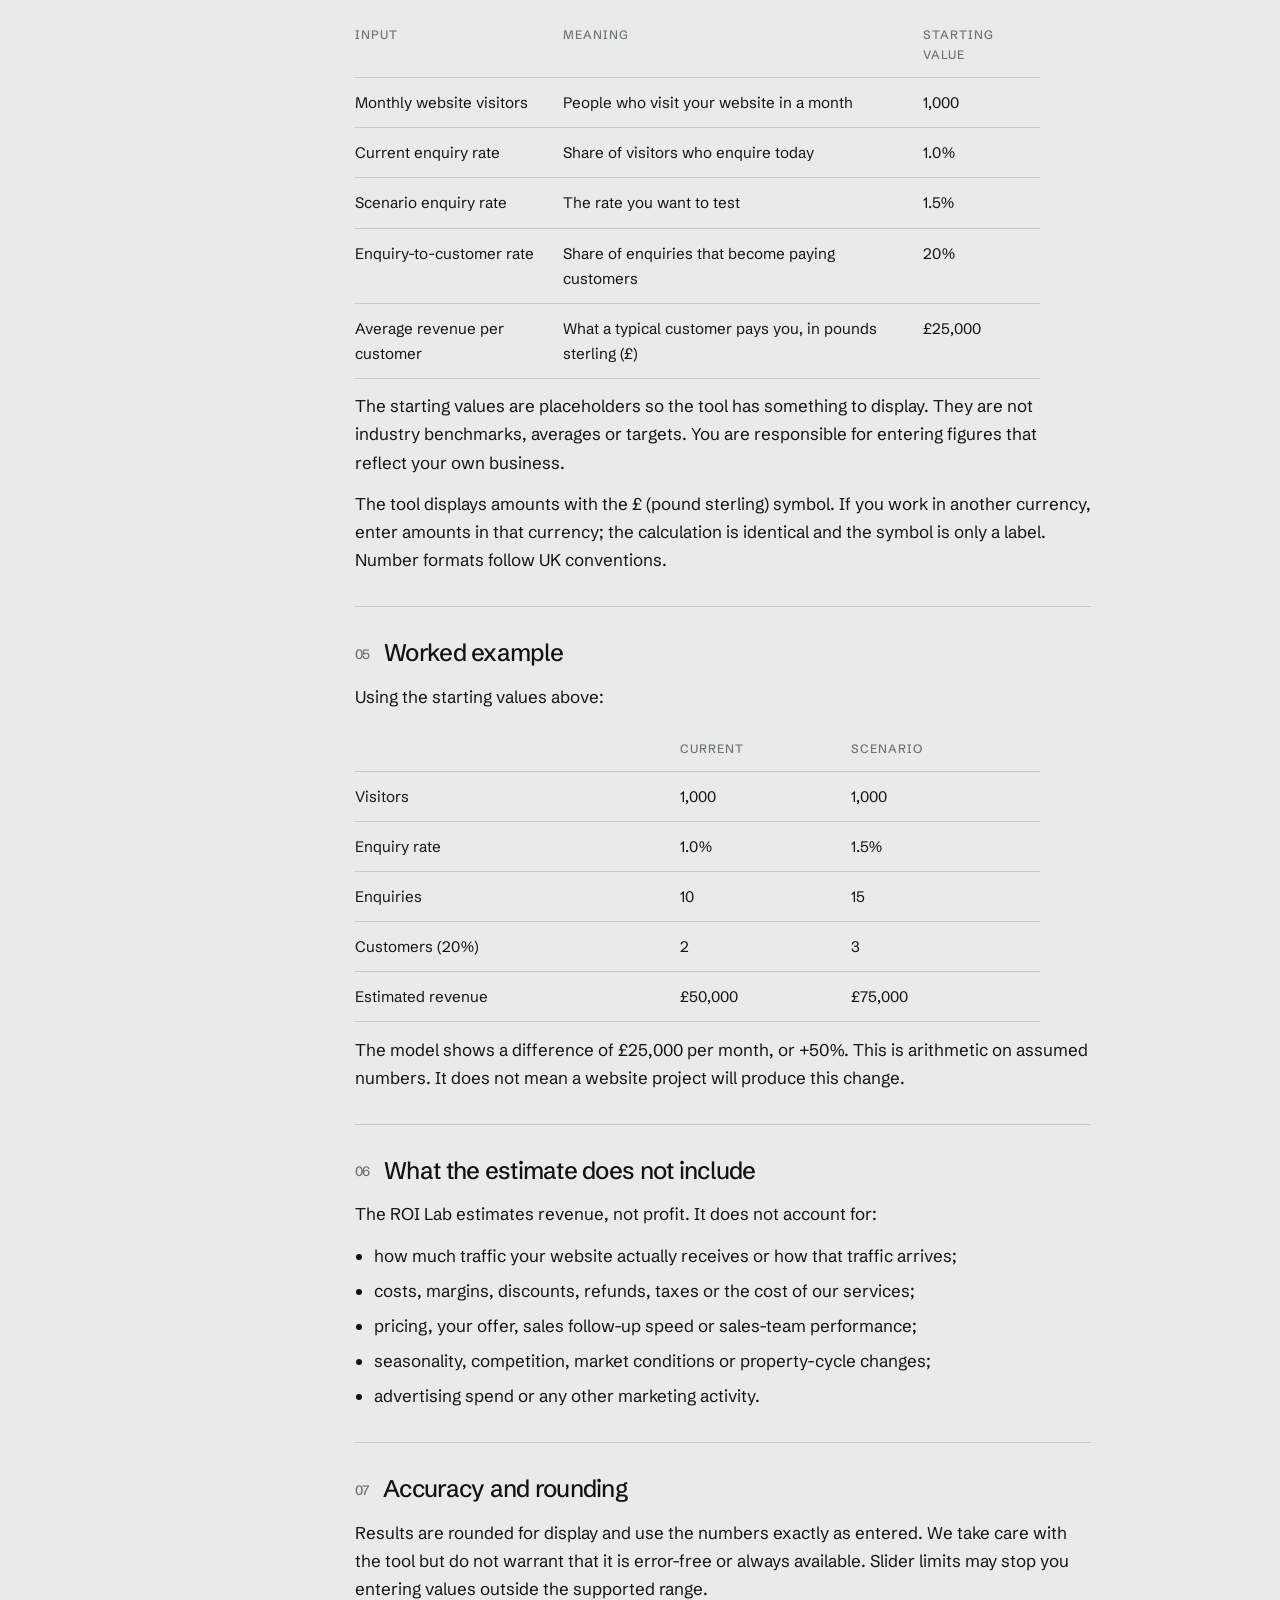
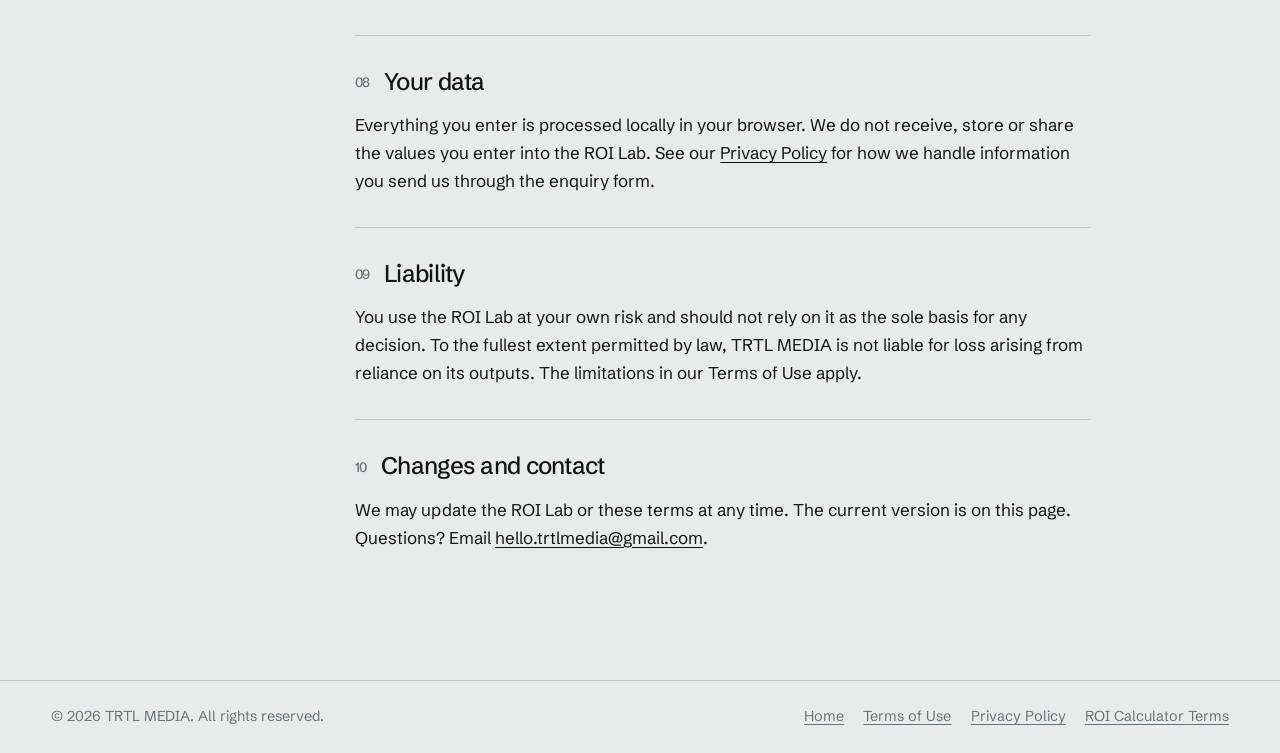
<file: roi-terms.html>
<!DOCTYPE html>
<html lang="en-IN">
<head>
<meta charset="UTF-8">
<meta name="viewport" content="width=device-width, initial-scale=1">
<title>ROI Calculator Terms and Conditions | TRTL MEDIA</title>
<meta name="description" content="ROI Calculator Terms and Conditions for the TRTL MEDIA ROI Lab: how estimates are calculated and their limits.">
<link rel="canonical" href="https://trtlmedia.com/roi-terms.html">
<link rel="preconnect" href="https://fonts.googleapis.com">
<link rel="preconnect" href="https://fonts.gstatic.com" crossorigin>
<link href="https://fonts.googleapis.com/css2?family=Schibsted+Grotesk:wght@400;500;700&display=swap" rel="stylesheet">
<link rel="stylesheet" href="legal.css">
</head>
<body>
<header class="lh"><a class="logo" href="index.html">TRTL MEDIA</a><nav aria-label="Legal"><a href="index.html">Home</a><a href="termsofuse.html">Terms of Use</a><a href="privacypolicy.html">Privacy Policy</a><a href="roi-terms.html" aria-current="page">ROI Calculator Terms</a></nav></header>
<div class="top-l"><span class="kick">ROI Lab</span><h1>ROI Calculator Terms and Conditions</h1><p class="lead">How the TRTL ROI Lab works, what its numbers mean, and what they do not.</p><div class="stamp"><span>Effective <b>October 24, 2026</b></span><span>Last updated <b>October 29, 2026</b></span><span>Questions <b><a href="mailto:hello.trtlmedia@gmail.com">hello.trtlmedia@gmail.com</a></b></span></div></div>
<div class="wrap"><nav class="toc" aria-label="Contents"><a href="#s0">Purpose of the ROI Lab</a><a href="#s1">Illustrative only</a><a href="#s2">How the estimate is calculated</a><a href="#s3">Inputs you control</a><a href="#s4">Worked example</a><a href="#s5">What the estimate does not include</a><a href="#s6">Accuracy and rounding</a><a href="#s7">Your data</a><a href="#s8">Liability</a><a href="#s9">Changes and contact</a></nav><main class="doc"><section id="s0"><h2>Purpose of the ROI Lab</h2><p>The TRTL ROI Lab is an interactive tool on our website. It is available to visitors worldwide. It lets you compare two scenarios, a current enquiry rate and a scenario enquiry rate, to see how different assumptions could change estimated monthly revenue.</p><p>These ROI Calculator Terms and Conditions apply whenever you use it. They sit alongside our <a href="termsofuse.html">Terms of Use</a>.</p></section><section id="s1"><h2>Illustrative only</h2><div class="note">The ROI Lab is a simple illustrative model. It is <b>not a forecast, projection, promise or guarantee</b> of any result, and using it does not create any commitment by TRTL MEDIA to deliver a particular outcome.</div><p>It is not financial, investment, tax, legal or business advice. Please make business decisions using your own records and, where appropriate, advice from a qualified professional.</p></section><section id="s2"><h2>How the estimate is calculated</h2><p>Each scenario uses the same four inputs. The figures shown are monthly.</p><div class="tw"><table><tr><th>Step</th><th>Calculation</th></tr><tr><td>Enquiries</td><td>Monthly website visitors &times; enquiry rate</td></tr><tr><td>Customers</td><td>Enquiries &times; enquiry-to-customer rate</td></tr><tr><td>Estimated revenue</td><td>Customers &times; average revenue per customer</td></tr><tr><td>Revenue difference</td><td>Scenario revenue &minus; current revenue</td></tr><tr><td>Percentage difference</td><td>(Scenario &minus; current) &divide; current &times; 100</td></tr></table></div></section><section id="s3"><h2>Inputs you control</h2><div class="tw"><table><tr><th>Input</th><th>Meaning</th><th>Starting value</th></tr><tr><td>Monthly website visitors</td><td>People who visit your website in a month</td><td>1,000</td></tr><tr><td>Current enquiry rate</td><td>Share of visitors who enquire today</td><td>1.0%</td></tr><tr><td>Scenario enquiry rate</td><td>The rate you want to test</td><td>1.5%</td></tr><tr><td>Enquiry-to-customer rate</td><td>Share of enquiries that become paying customers</td><td>20%</td></tr><tr><td>Average revenue per customer</td><td>What a typical customer pays you, in pounds sterling (£)</td><td>£25,000</td></tr></table></div><p>The starting values are placeholders so the tool has something to display. They are not industry benchmarks, averages or targets. You are responsible for entering figures that reflect your own business.</p><p>The tool displays amounts with the £ (pound sterling) symbol. If you work in another currency, enter amounts in that currency; the calculation is identical and the symbol is only a label. Number formats follow UK conventions.</p></section><section id="s4"><h2>Worked example</h2><p>Using the starting values above:</p><div class="tw"><table><tr><th></th><th>Current</th><th>Scenario</th></tr><tr><td>Visitors</td><td>1,000</td><td>1,000</td></tr><tr><td>Enquiry rate</td><td>1.0%</td><td>1.5%</td></tr><tr><td>Enquiries</td><td>10</td><td>15</td></tr><tr><td>Customers (20%)</td><td>2</td><td>3</td></tr><tr><td>Estimated revenue</td><td>£50,000</td><td>£75,000</td></tr></table></div><p>The model shows a difference of £25,000 per month, or +50%. This is arithmetic on assumed numbers. It does not mean a website project will produce this change.</p></section><section id="s5"><h2>What the estimate does not include</h2><p>The ROI Lab estimates revenue, not profit. It does not account for:</p><ul><li>how much traffic your website actually receives or how that traffic arrives;</li><li>costs, margins, discounts, refunds, taxes or the cost of our services;</li><li>pricing, your offer, sales follow-up speed or sales-team performance;</li><li>seasonality, competition, market conditions or property-cycle changes;</li><li>advertising spend or any other marketing activity.</li></ul></section><section id="s6"><h2>Accuracy and rounding</h2><p>Results are rounded for display and use the numbers exactly as entered. We take care with the tool but do not warrant that it is error-free or always available. Slider limits may stop you entering values outside the supported range.</p></section><section id="s7"><h2>Your data</h2><p>Everything you enter is processed locally in your browser. We do not receive, store or share the values you enter into the ROI Lab. See our <a href="privacypolicy.html">Privacy Policy</a> for how we handle information you send us through the enquiry form.</p></section><section id="s8"><h2>Liability</h2><p>You use the ROI Lab at your own risk and should not rely on it as the sole basis for any decision. To the fullest extent permitted by law, TRTL MEDIA is not liable for loss arising from reliance on its outputs. The limitations in our Terms of Use apply.</p></section><section id="s9"><h2>Changes and contact</h2><p>We may update the ROI Lab or these terms at any time. The current version is on this page. Questions? Email <a href="mailto:hello.trtlmedia@gmail.com">hello.trtlmedia@gmail.com</a>.</p></section></main></div>
<footer class="lf"><span>&copy; 2026 TRTL MEDIA. All rights reserved.</span><nav><a href="index.html">Home</a><a href="termsofuse.html">Terms of Use</a><a href="privacypolicy.html">Privacy Policy</a><a href="roi-terms.html" aria-current="page">ROI Calculator Terms</a></nav></footer>
</body>
</html>
</file>
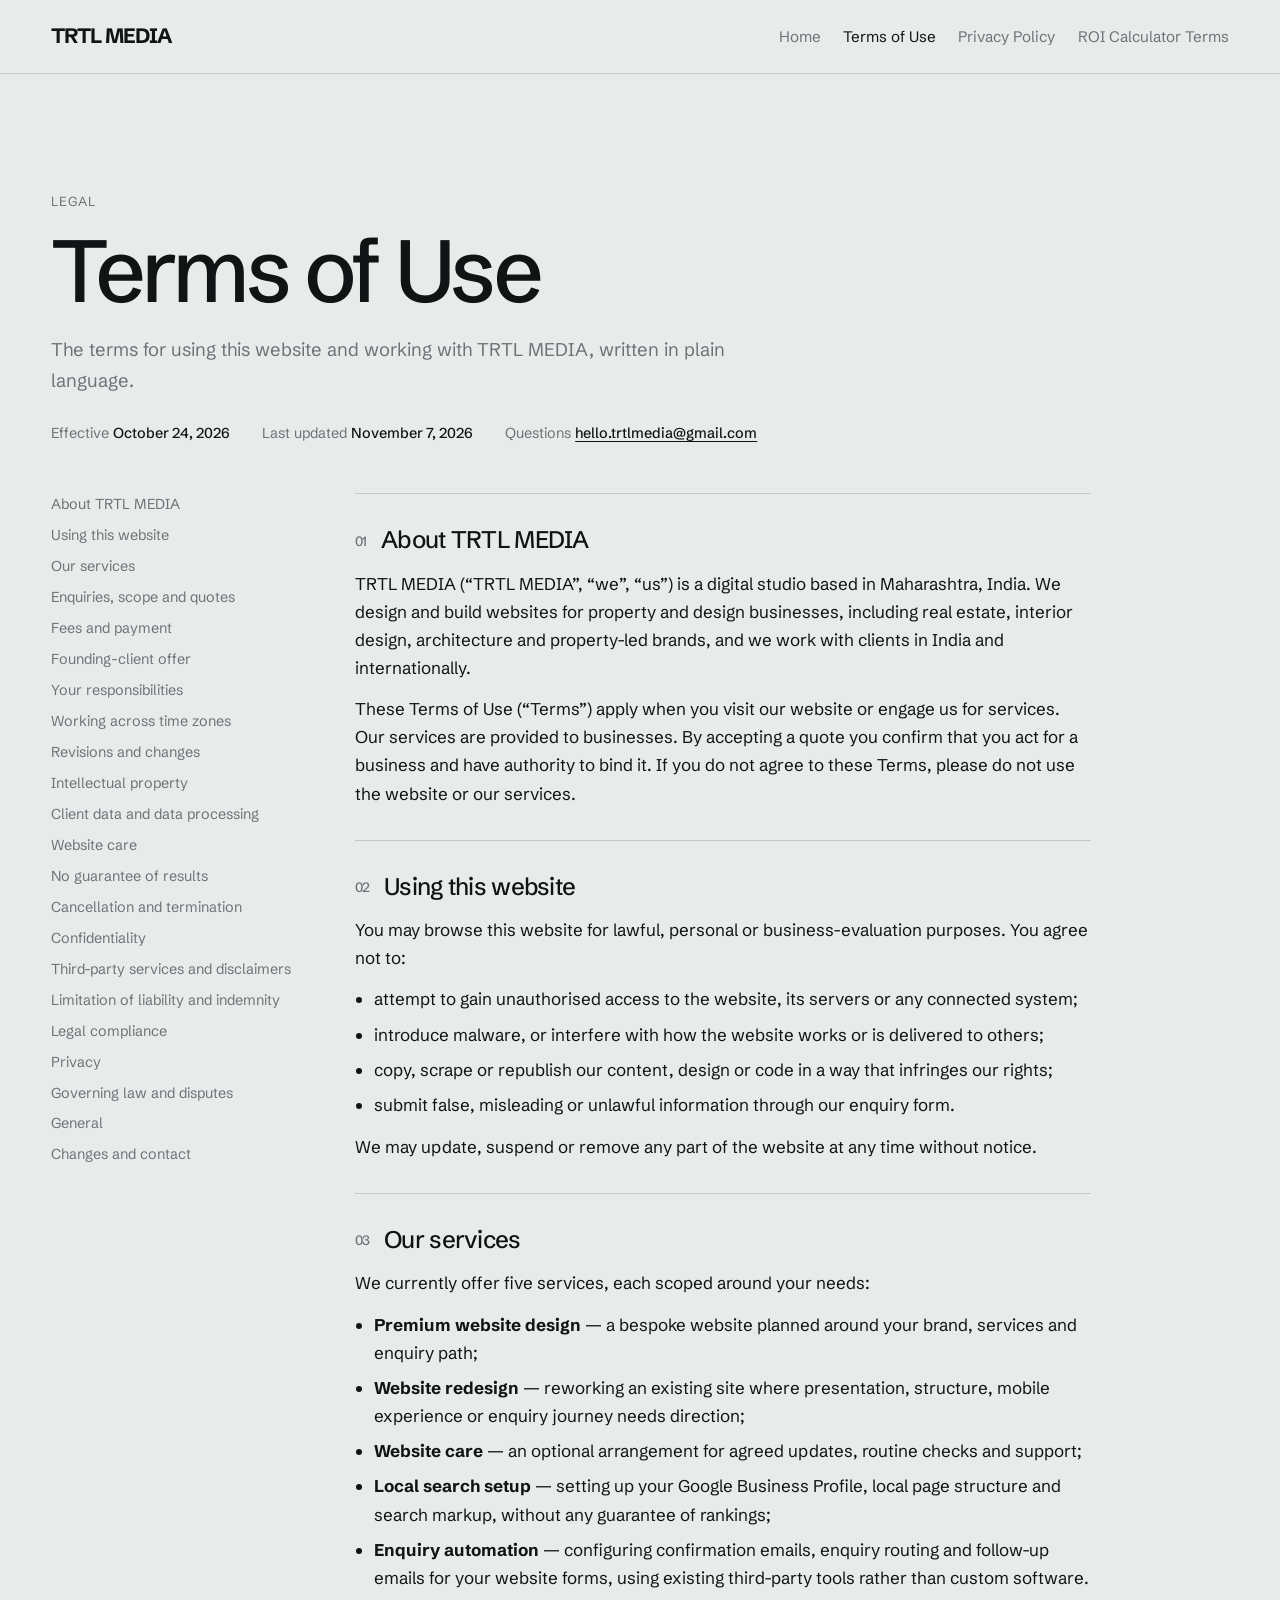
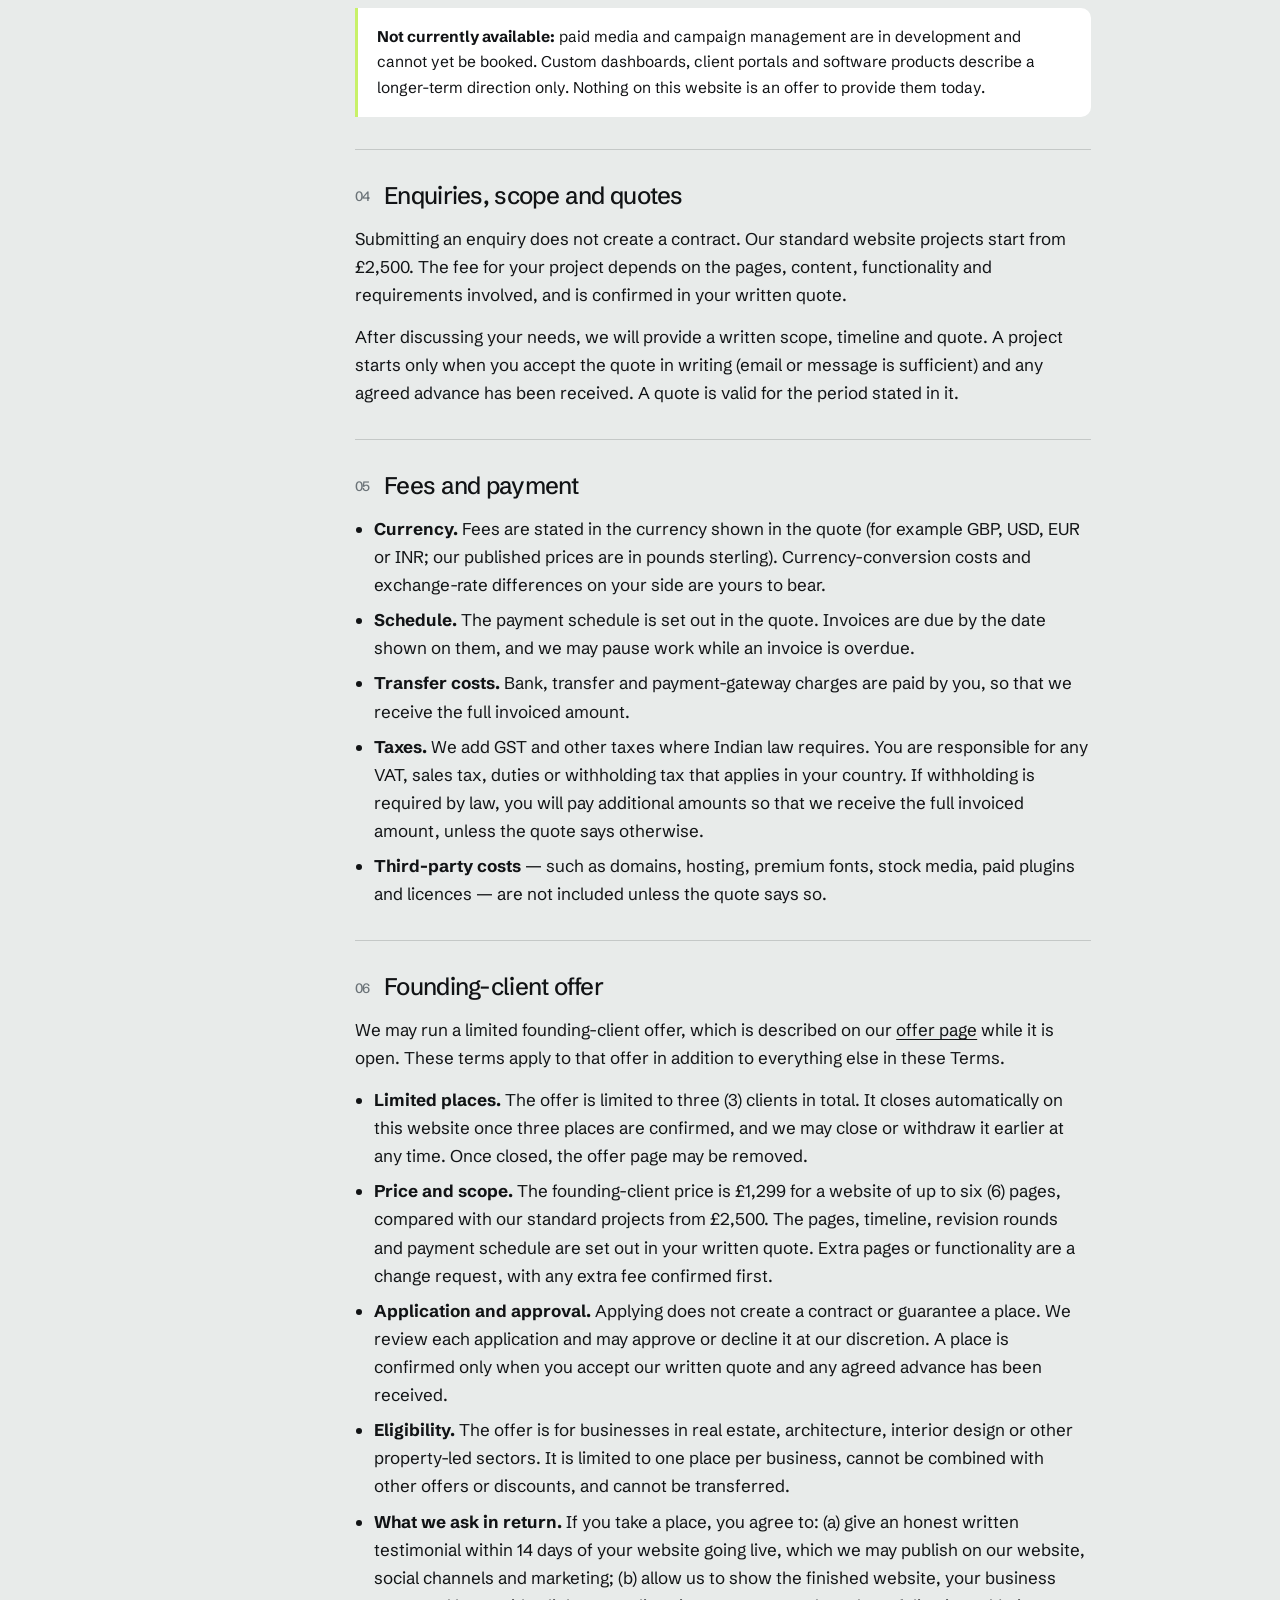
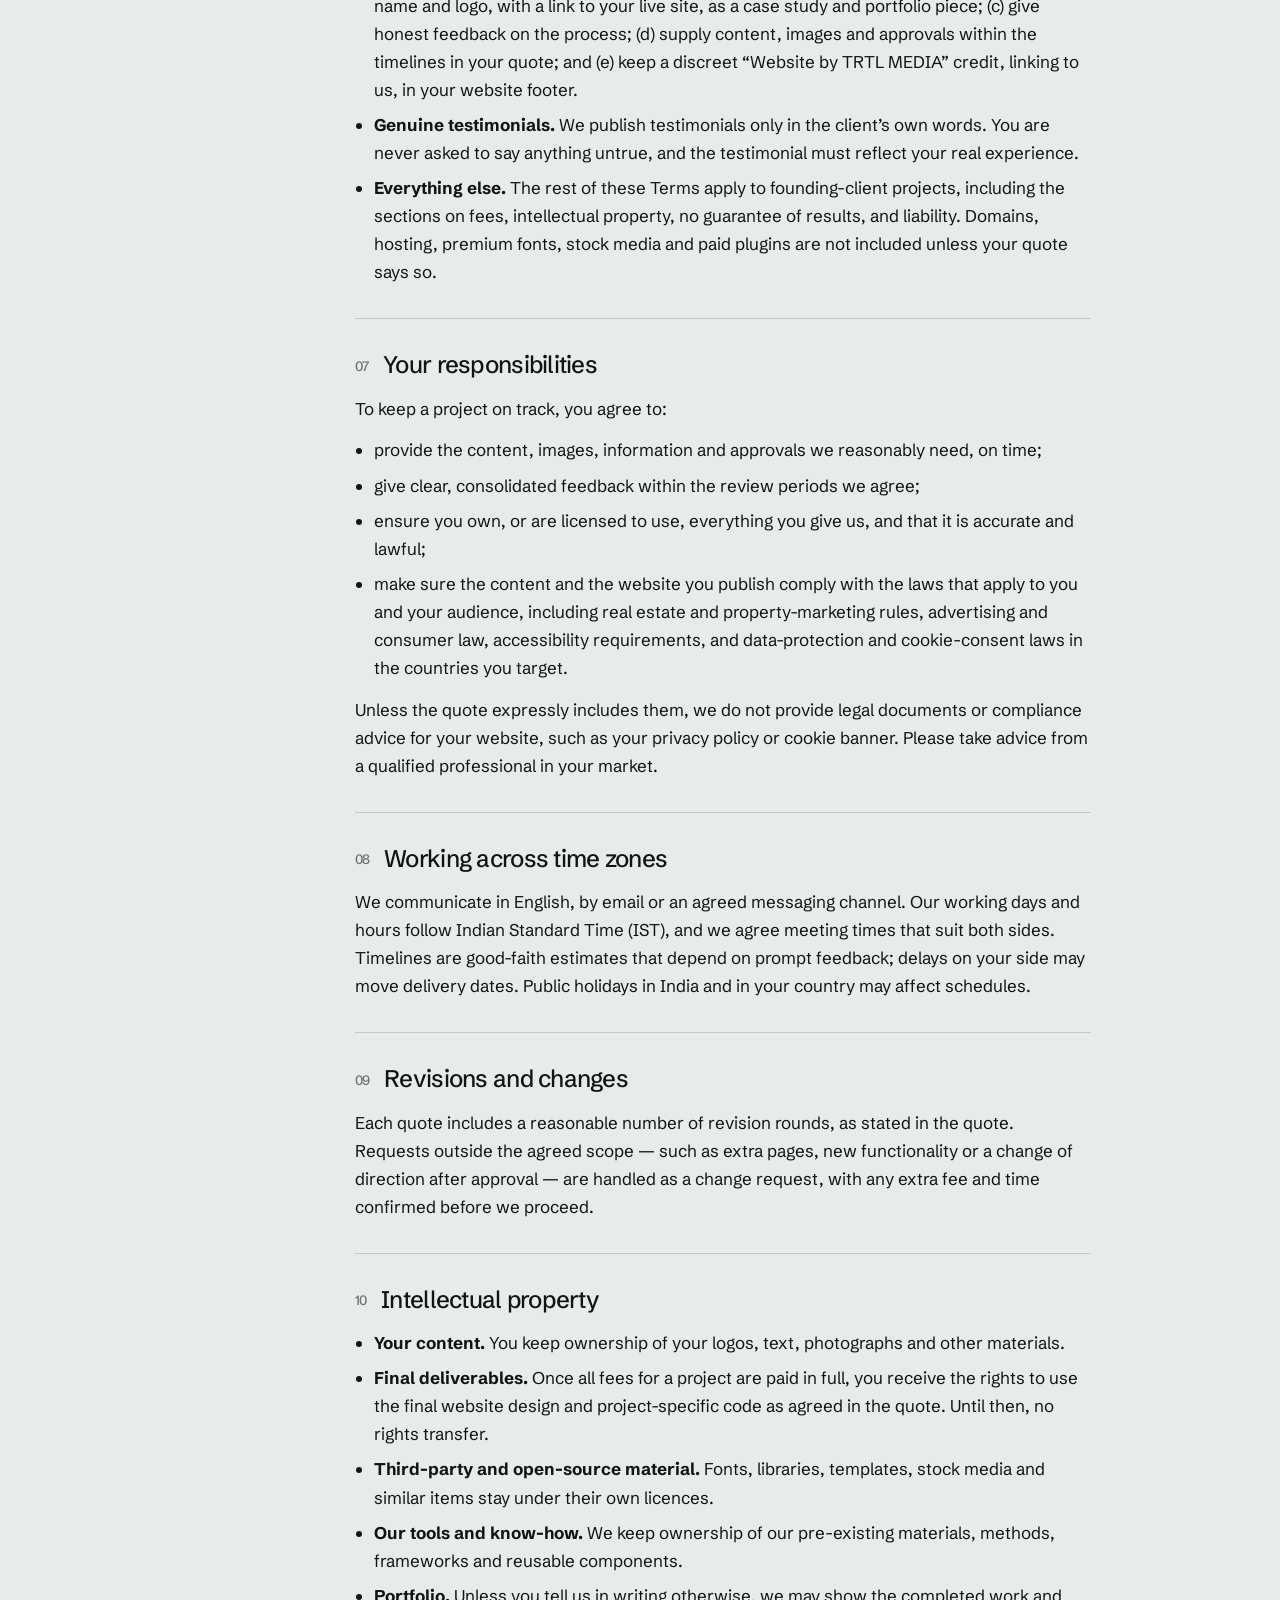
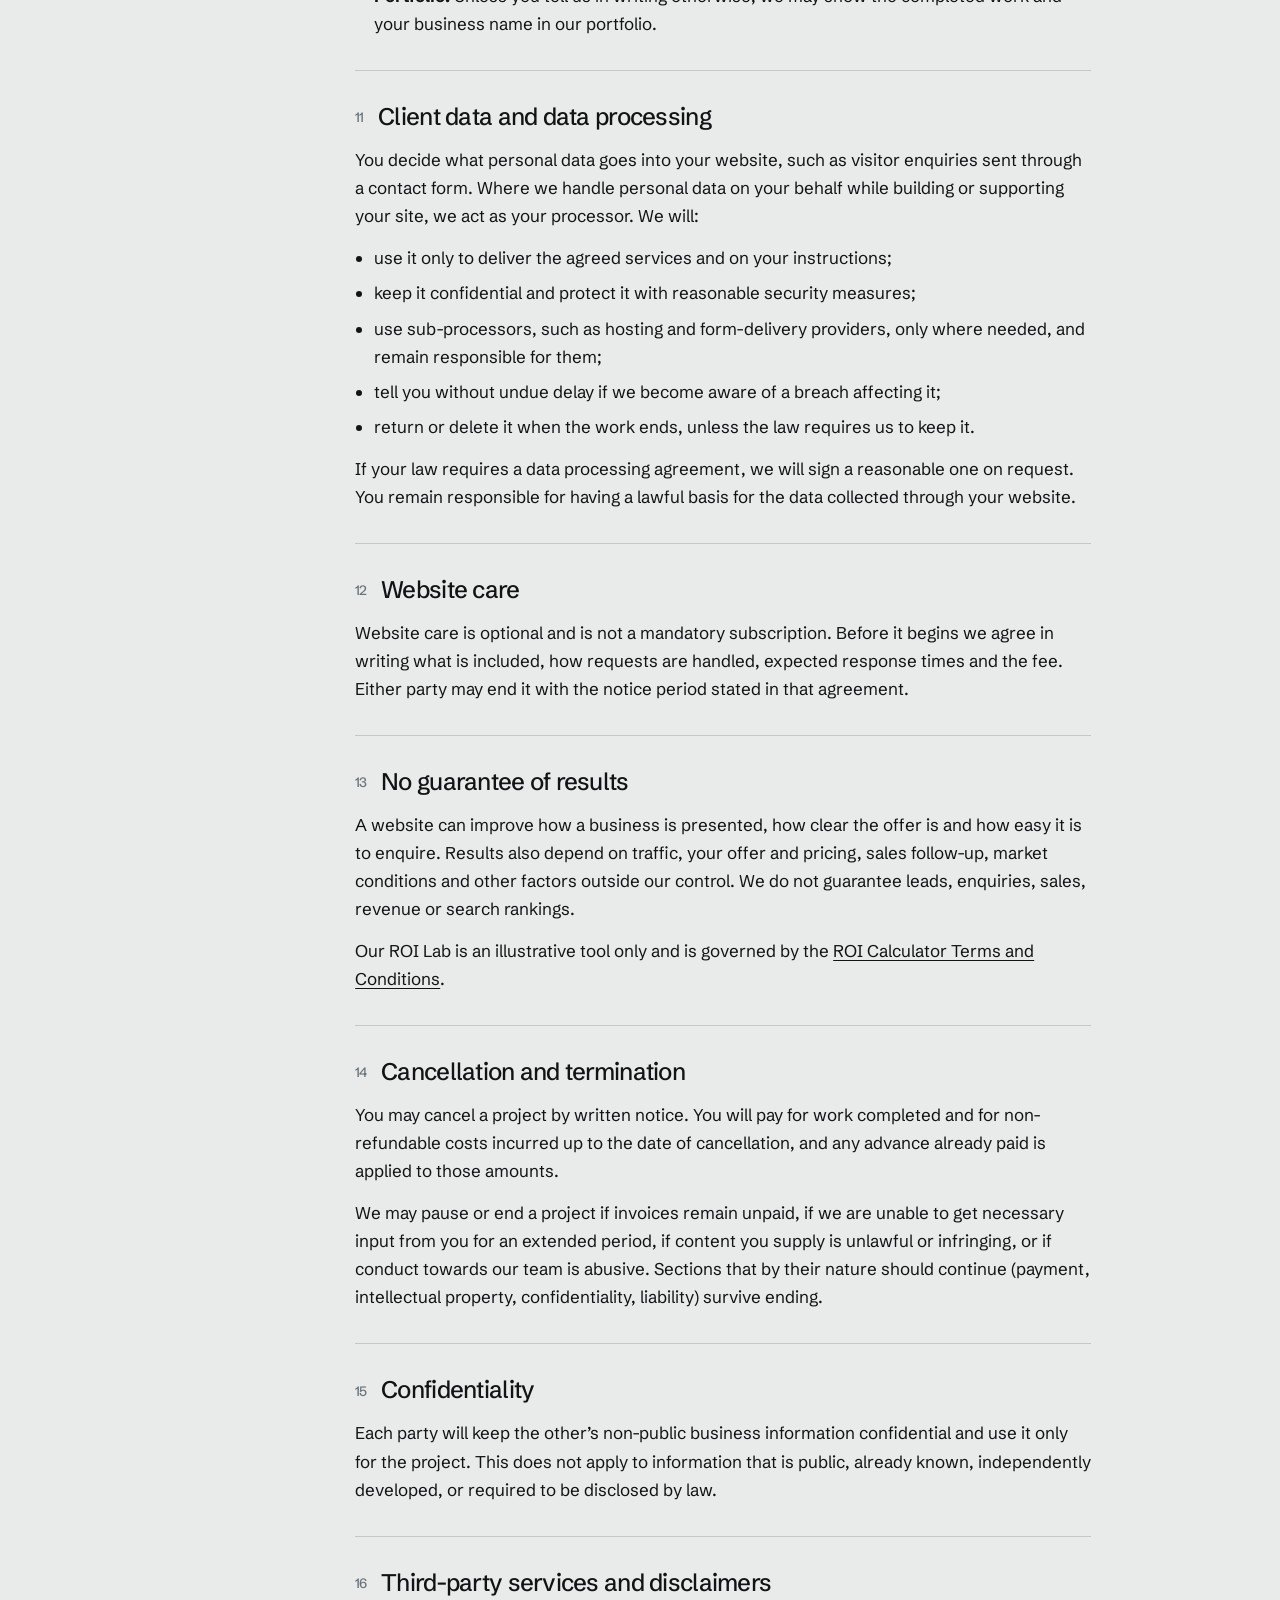
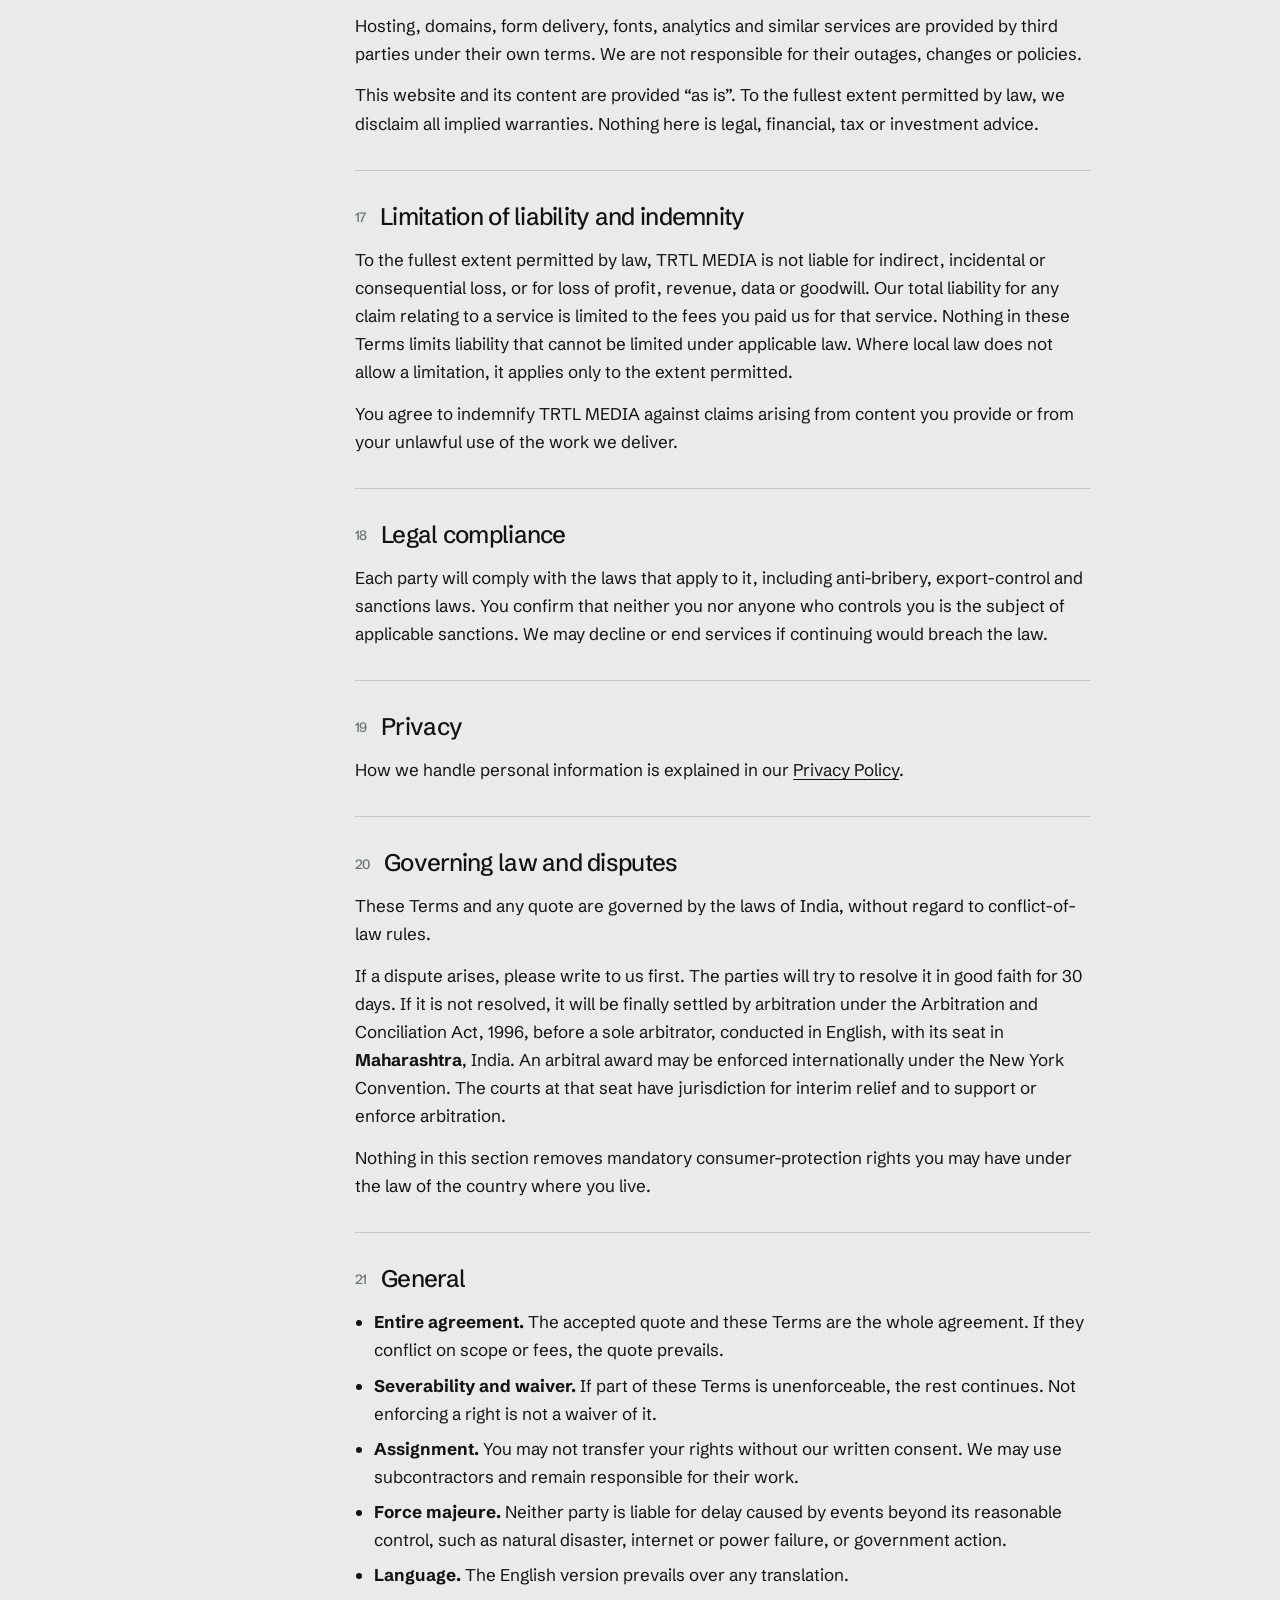
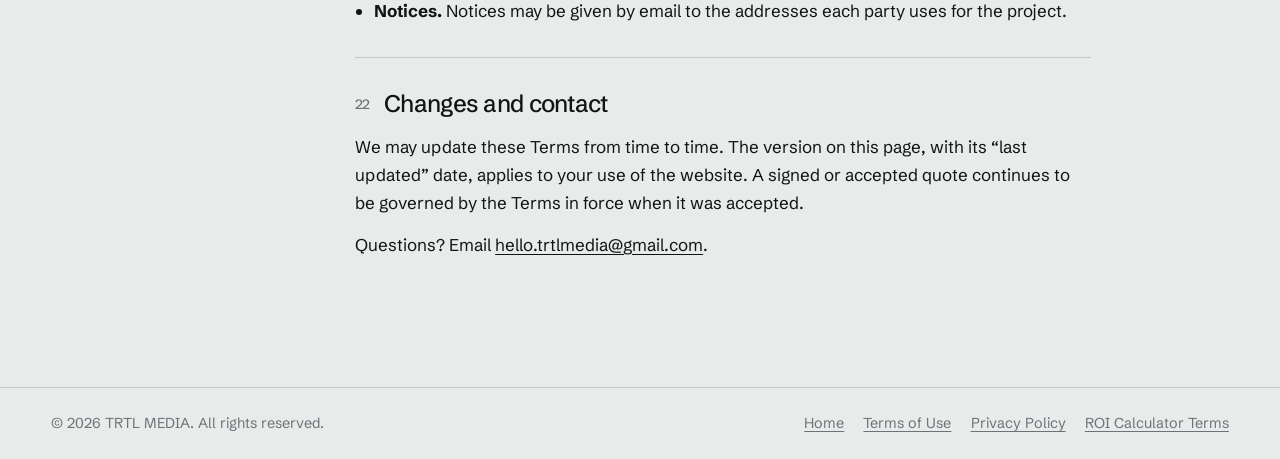
<file: termsofuse.html>
<!DOCTYPE html>
<html lang="en-IN">
<head>
<meta charset="UTF-8">
<meta name="viewport" content="width=device-width, initial-scale=1">
<title>Terms of Use | TRTL MEDIA</title>
<meta name="description" content="Terms of Use for TRTL MEDIA: website use, services, quotes, payment, intellectual property and liability.">
<link rel="canonical" href="https://trtlmedia.com/termsofuse.html">
<link rel="icon" href="/favicon.ico" sizes="any">
<link rel="icon" type="image/png" sizes="16x16" href="/favicon-16x16.png">
<link rel="icon" type="image/png" sizes="32x32" href="/favicon-32x32.png">
<link rel="icon" type="image/png" sizes="48x48" href="/favicon-48x48.png">
<link rel="icon" type="image/png" sizes="192x192" href="/favicon-192x192.png">
<link rel="apple-touch-icon" href="/apple-touch-icon.png">
<link rel="manifest" href="/site.webmanifest">
<link rel="preconnect" href="https://fonts.googleapis.com">
<link rel="preconnect" href="https://fonts.gstatic.com" crossorigin>
<link href="https://fonts.googleapis.com/css2?family=Schibsted+Grotesk:wght@400;500;700&display=swap" rel="stylesheet">
<link rel="stylesheet" href="legal.css">
</head>
<body>
<header class="lh"><a class="logo" href="index.html">TRTL MEDIA</a><nav aria-label="Legal"><a href="index.html">Home</a><a href="termsofuse.html" aria-current="page">Terms of Use</a><a href="privacypolicy.html">Privacy Policy</a><a href="roi-terms.html">ROI Calculator Terms</a></nav></header>
<div class="top-l"><span class="kick">Legal</span><h1>Terms of Use</h1><p class="lead">The terms for using this website and working with TRTL MEDIA, written in plain language.</p><div class="stamp"><span>Effective <b>October 24, 2026</b></span><span>Last updated <b>November 7, 2026</b></span><span>Questions <b><a href="mailto:hello.trtlmedia@gmail.com">hello.trtlmedia@gmail.com</a></b></span></div></div>
<div class="wrap"><nav class="toc" aria-label="Contents"><a href="#s0">About TRTL MEDIA</a><a href="#s1">Using this website</a><a href="#s2">Our services</a><a href="#s3">Enquiries, scope and quotes</a><a href="#s4">Fees and payment</a><a href="#s-offer">Founding-client offer</a><a href="#s5">Your responsibilities</a><a href="#s6">Working across time zones</a><a href="#s7">Revisions and changes</a><a href="#s8">Intellectual property</a><a href="#s9">Client data and data processing</a><a href="#s10">Website care</a><a href="#s11">No guarantee of results</a><a href="#s12">Cancellation and termination</a><a href="#s13">Confidentiality</a><a href="#s14">Third-party services and disclaimers</a><a href="#s15">Limitation of liability and indemnity</a><a href="#s16">Legal compliance</a><a href="#s17">Privacy</a><a href="#s18">Governing law and disputes</a><a href="#s19">General</a><a href="#s20">Changes and contact</a></nav><main class="doc"><section id="s0"><h2>About TRTL MEDIA</h2><p>TRTL MEDIA (&ldquo;TRTL MEDIA&rdquo;, &ldquo;we&rdquo;, &ldquo;us&rdquo;) is a digital studio based in Maharashtra, India. We design and build websites for property and design businesses, including real estate, interior design, architecture and property-led brands, and we work with clients in India and internationally.</p><p>These Terms of Use (&ldquo;Terms&rdquo;) apply when you visit our website or engage us for services. Our services are provided to businesses. By accepting a quote you confirm that you act for a business and have authority to bind it. If you do not agree to these Terms, please do not use the website or our services.</p></section><section id="s1"><h2>Using this website</h2><p>You may browse this website for lawful, personal or business-evaluation purposes. You agree not to:</p><ul><li>attempt to gain unauthorised access to the website, its servers or any connected system;</li><li>introduce malware, or interfere with how the website works or is delivered to others;</li><li>copy, scrape or republish our content, design or code in a way that infringes our rights;</li><li>submit false, misleading or unlawful information through our enquiry form.</li></ul><p>We may update, suspend or remove any part of the website at any time without notice.</p></section><section id="s2"><h2>Our services</h2><p>We currently offer five services, each scoped around your needs:</p><ul><li><b>Premium website design</b> &mdash; a bespoke website planned around your brand, services and enquiry path;</li><li><b>Website redesign</b> &mdash; reworking an existing site where presentation, structure, mobile experience or enquiry journey needs direction;</li><li><b>Website care</b> &mdash; an optional arrangement for agreed updates, routine checks and support;</li><li><b>Local search setup</b> &mdash; setting up your Google Business Profile, local page structure and search markup, without any guarantee of rankings;</li><li><b>Enquiry automation</b> &mdash; configuring confirmation emails, enquiry routing and follow-up emails for your website forms, using existing third-party tools rather than custom software.</li></ul><div class="note"><b>Not currently available:</b> paid media and campaign management are in development and cannot yet be booked. Custom dashboards, client portals and software products describe a longer-term direction only. Nothing on this website is an offer to provide them today.</div></section><section id="s3"><h2>Enquiries, scope and quotes</h2><p>Submitting an enquiry does not create a contract. Our standard website projects start from &pound;2,500. The fee for your project depends on the pages, content, functionality and requirements involved, and is confirmed in your written quote.</p><p>After discussing your needs, we will provide a written scope, timeline and quote. A project starts only when you accept the quote in writing (email or message is sufficient) and any agreed advance has been received. A quote is valid for the period stated in it.</p></section><section id="s4"><h2>Fees and payment</h2><ul><li><b>Currency.</b> Fees are stated in the currency shown in the quote (for example GBP, USD, EUR or INR; our published prices are in pounds sterling). Currency-conversion costs and exchange-rate differences on your side are yours to bear.</li><li><b>Schedule.</b> The payment schedule is set out in the quote. Invoices are due by the date shown on them, and we may pause work while an invoice is overdue.</li><li><b>Transfer costs.</b> Bank, transfer and payment-gateway charges are paid by you, so that we receive the full invoiced amount.</li><li><b>Taxes.</b> We add GST and other taxes where Indian law requires. You are responsible for any VAT, sales tax, duties or withholding tax that applies in your country. If withholding is required by law, you will pay additional amounts so that we receive the full invoiced amount, unless the quote says otherwise.</li><li><b>Third-party costs</b> &mdash; such as domains, hosting, premium fonts, stock media, paid plugins and licences &mdash; are not included unless the quote says so.</li></ul></section><section id="s-offer"><h2>Founding-client offer</h2><p>We may run a limited founding-client offer, which is described on our <a href="offer.html">offer page</a> while it is open. These terms apply to that offer in addition to everything else in these Terms.</p><ul><li><b>Limited places.</b> The offer is limited to three (3) clients in total. It closes automatically on this website once three places are confirmed, and we may close or withdraw it earlier at any time. Once closed, the offer page may be removed.</li><li><b>Price and scope.</b> The founding-client price is &pound;1,299 for a website of up to six (6) pages, compared with our standard projects from &pound;2,500. The pages, timeline, revision rounds and payment schedule are set out in your written quote. Extra pages or functionality are a change request, with any extra fee confirmed first.</li><li><b>Application and approval.</b> Applying does not create a contract or guarantee a place. We review each application and may approve or decline it at our discretion. A place is confirmed only when you accept our written quote and any agreed advance has been received.</li><li><b>Eligibility.</b> The offer is for businesses in real estate, architecture, interior design or other property-led sectors. It is limited to one place per business, cannot be combined with other offers or discounts, and cannot be transferred.</li><li><b>What we ask in return.</b> If you take a place, you agree to: (a) give an honest written testimonial within 14 days of your website going live, which we may publish on our website, social channels and marketing; (b) allow us to show the finished website, your business name and logo, with a link to your live site, as a case study and portfolio piece; (c) give honest feedback on the process; (d) supply content, images and approvals within the timelines in your quote; and (e) keep a discreet &ldquo;Website by TRTL MEDIA&rdquo; credit, linking to us, in your website footer.</li><li><b>Genuine testimonials.</b> We publish testimonials only in the client&rsquo;s own words. You are never asked to say anything untrue, and the testimonial must reflect your real experience.</li><li><b>Everything else.</b> The rest of these Terms apply to founding-client projects, including the sections on fees, intellectual property, no guarantee of results, and liability. Domains, hosting, premium fonts, stock media and paid plugins are not included unless your quote says so.</li></ul></section><section id="s5"><h2>Your responsibilities</h2><p>To keep a project on track, you agree to:</p><ul><li>provide the content, images, information and approvals we reasonably need, on time;</li><li>give clear, consolidated feedback within the review periods we agree;</li><li>ensure you own, or are licensed to use, everything you give us, and that it is accurate and lawful;</li><li>make sure the content and the website you publish comply with the laws that apply to you and your audience, including real estate and property-marketing rules, advertising and consumer law, accessibility requirements, and data-protection and cookie-consent laws in the countries you target.</li></ul><p>Unless the quote expressly includes them, we do not provide legal documents or compliance advice for your website, such as your privacy policy or cookie banner. Please take advice from a qualified professional in your market.</p></section><section id="s6"><h2>Working across time zones</h2><p>We communicate in English, by email or an agreed messaging channel. Our working days and hours follow Indian Standard Time (IST), and we agree meeting times that suit both sides. Timelines are good-faith estimates that depend on prompt feedback; delays on your side may move delivery dates. Public holidays in India and in your country may affect schedules.</p></section><section id="s7"><h2>Revisions and changes</h2><p>Each quote includes a reasonable number of revision rounds, as stated in the quote. Requests outside the agreed scope &mdash; such as extra pages, new functionality or a change of direction after approval &mdash; are handled as a change request, with any extra fee and time confirmed before we proceed.</p></section><section id="s8"><h2>Intellectual property</h2><ul><li><b>Your content.</b> You keep ownership of your logos, text, photographs and other materials.</li><li><b>Final deliverables.</b> Once all fees for a project are paid in full, you receive the rights to use the final website design and project-specific code as agreed in the quote. Until then, no rights transfer.</li><li><b>Third-party and open-source material.</b> Fonts, libraries, templates, stock media and similar items stay under their own licences.</li><li><b>Our tools and know-how.</b> We keep ownership of our pre-existing materials, methods, frameworks and reusable components.</li><li><b>Portfolio.</b> Unless you tell us in writing otherwise, we may show the completed work and your business name in our portfolio.</li></ul></section><section id="s9"><h2>Client data and data processing</h2><p>You decide what personal data goes into your website, such as visitor enquiries sent through a contact form. Where we handle personal data on your behalf while building or supporting your site, we act as your processor. We will:</p><ul><li>use it only to deliver the agreed services and on your instructions;</li><li>keep it confidential and protect it with reasonable security measures;</li><li>use sub-processors, such as hosting and form-delivery providers, only where needed, and remain responsible for them;</li><li>tell you without undue delay if we become aware of a breach affecting it;</li><li>return or delete it when the work ends, unless the law requires us to keep it.</li></ul><p>If your law requires a data processing agreement, we will sign a reasonable one on request. You remain responsible for having a lawful basis for the data collected through your website.</p></section><section id="s10"><h2>Website care</h2><p>Website care is optional and is not a mandatory subscription. Before it begins we agree in writing what is included, how requests are handled, expected response times and the fee. Either party may end it with the notice period stated in that agreement.</p></section><section id="s11"><h2>No guarantee of results</h2><p>A website can improve how a business is presented, how clear the offer is and how easy it is to enquire. Results also depend on traffic, your offer and pricing, sales follow-up, market conditions and other factors outside our control. We do not guarantee leads, enquiries, sales, revenue or search rankings.</p><p>Our ROI Lab is an illustrative tool only and is governed by the <a href="roi-terms.html">ROI Calculator Terms and Conditions</a>.</p></section><section id="s12"><h2>Cancellation and termination</h2><p>You may cancel a project by written notice. You will pay for work completed and for non-refundable costs incurred up to the date of cancellation, and any advance already paid is applied to those amounts.</p><p>We may pause or end a project if invoices remain unpaid, if we are unable to get necessary input from you for an extended period, if content you supply is unlawful or infringing, or if conduct towards our team is abusive. Sections that by their nature should continue (payment, intellectual property, confidentiality, liability) survive ending.</p></section><section id="s13"><h2>Confidentiality</h2><p>Each party will keep the other&rsquo;s non-public business information confidential and use it only for the project. This does not apply to information that is public, already known, independently developed, or required to be disclosed by law.</p></section><section id="s14"><h2>Third-party services and disclaimers</h2><p>Hosting, domains, form delivery, fonts, analytics and similar services are provided by third parties under their own terms. We are not responsible for their outages, changes or policies.</p><p>This website and its content are provided &ldquo;as is&rdquo;. To the fullest extent permitted by law, we disclaim all implied warranties. Nothing here is legal, financial, tax or investment advice.</p></section><section id="s15"><h2>Limitation of liability and indemnity</h2><p>To the fullest extent permitted by law, TRTL MEDIA is not liable for indirect, incidental or consequential loss, or for loss of profit, revenue, data or goodwill. Our total liability for any claim relating to a service is limited to the fees you paid us for that service. Nothing in these Terms limits liability that cannot be limited under applicable law. Where local law does not allow a limitation, it applies only to the extent permitted.</p><p>You agree to indemnify TRTL MEDIA against claims arising from content you provide or from your unlawful use of the work we deliver.</p></section><section id="s16"><h2>Legal compliance</h2><p>Each party will comply with the laws that apply to it, including anti-bribery, export-control and sanctions laws. You confirm that neither you nor anyone who controls you is the subject of applicable sanctions. We may decline or end services if continuing would breach the law.</p></section><section id="s17"><h2>Privacy</h2><p>How we handle personal information is explained in our <a href="privacypolicy.html">Privacy Policy</a>.</p></section><section id="s18"><h2>Governing law and disputes</h2><p>These Terms and any quote are governed by the laws of India, without regard to conflict-of-law rules.</p><p>If a dispute arises, please write to us first. The parties will try to resolve it in good faith for 30 days. If it is not resolved, it will be finally settled by arbitration under the Arbitration and Conciliation Act, 1996, before a sole arbitrator, conducted in English, with its seat in <b>Maharashtra</b>, India. An arbitral award may be enforced internationally under the New York Convention. The courts at that seat have jurisdiction for interim relief and to support or enforce arbitration.</p><p>Nothing in this section removes mandatory consumer-protection rights you may have under the law of the country where you live.</p></section><section id="s19"><h2>General</h2><ul><li><b>Entire agreement.</b> The accepted quote and these Terms are the whole agreement. If they conflict on scope or fees, the quote prevails.</li><li><b>Severability and waiver.</b> If part of these Terms is unenforceable, the rest continues. Not enforcing a right is not a waiver of it.</li><li><b>Assignment.</b> You may not transfer your rights without our written consent. We may use subcontractors and remain responsible for their work.</li><li><b>Force majeure.</b> Neither party is liable for delay caused by events beyond its reasonable control, such as natural disaster, internet or power failure, or government action.</li><li><b>Language.</b> The English version prevails over any translation.</li><li><b>Notices.</b> Notices may be given by email to the addresses each party uses for the project.</li></ul></section><section id="s20"><h2>Changes and contact</h2><p>We may update these Terms from time to time. The version on this page, with its &ldquo;last updated&rdquo; date, applies to your use of the website. A signed or accepted quote continues to be governed by the Terms in force when it was accepted.</p><p>Questions? Email <a href="mailto:hello.trtlmedia@gmail.com">hello.trtlmedia@gmail.com</a>.</p></section></main></div>
<footer class="lf"><span>&copy; 2026 TRTL MEDIA. All rights reserved.</span><nav><a href="index.html">Home</a><a href="termsofuse.html" aria-current="page">Terms of Use</a><a href="privacypolicy.html">Privacy Policy</a><a href="roi-terms.html">ROI Calculator Terms</a></nav></footer>
</body>
</html>
</file>
<file: offer.css>
:root{--bg:#0a0907;--panel:#12100c;--ink:#f4efe4;--mute:#a89f8c;--line:rgba(225,185,90,.22);--g1:#fff3c4;--g2:#f0cf7d;--g3:#d9a845;--g4:#a9741f;--pad:clamp(1.25rem,5vw,4.5rem);--serif:"Newsreader",Georgia,serif}
*{box-sizing:border-box;margin:0}
html{scroll-behavior:smooth;background:var(--bg)}
body{background:radial-gradient(60rem 36rem at 50% -8%,rgba(217,168,69,.18),transparent 70%),radial-gradient(40rem 30rem at 100% 40%,rgba(169,116,31,.10),transparent 70%),var(--bg);color:var(--ink);font:400 1.06rem/1.65 "Schibsted Grotesk",system-ui,sans-serif;-webkit-font-smoothing:antialiased;overflow-x:hidden}
body::before{content:"";position:fixed;inset:0;pointer-events:none;opacity:.07;z-index:0;background-image:url("data:image/svg+xml,%3Csvg xmlns='http://www.w3.org/2000/svg' width='160' height='160'%3E%3Cfilter id='n'%3E%3CfeTurbulence type='fractalNoise' baseFrequency='.85' numOctaves='2'/%3E%3C/filter%3E%3Crect width='160' height='160' filter='url(%23n)'/%3E%3C/svg%3E")}
main,header,footer{position:relative;z-index:1}
/* PERF-OFF on phones: full-screen noise layer */
@media(pointer:coarse){body::before{display:none}}
a{color:inherit}
:focus-visible{outline:2px solid var(--g2);outline-offset:3px}
.skip{position:absolute;left:-999px;top:0;background:var(--g2);color:#17120a;padding:.6rem 1rem;z-index:50}
.skip:focus{left:1rem;top:1rem}

/* gold helpers */
.gold{background:linear-gradient(100deg,var(--g4) 0%,var(--g3) 18%,var(--g1) 38%,var(--g2) 55%,var(--g3) 72%,var(--g4) 88%,var(--g2) 100%);background-size:240% 100%;-webkit-background-clip:text;background-clip:text;color:transparent;-webkit-text-fill-color:transparent;/* PERF-OFF: animation:shine 8s linear infinite; (repaints the big headline every frame, forever) */}
@keyframes shine{to{background-position:-240% 0}}

/* top bar */
.o-top{display:flex;justify-content:space-between;align-items:center;gap:1rem;padding:1.3rem var(--pad)}
.o-logo{font-weight:700;letter-spacing:-.045em;font-size:1.25rem;text-decoration:none}
.o-top nav{display:flex;align-items:center;gap:.4rem 1.6rem;font-size:.95rem;flex-wrap:wrap}
.o-top nav a{color:var(--mute);text-decoration:none;transition:color .3s}
.o-top nav a:hover{color:var(--ink)}
.o-top .o-nav-cta{color:#17120a;padding:.5rem 1.1rem;border-radius:999px;background:linear-gradient(135deg,var(--g1),var(--g3) 55%,var(--g4));font-weight:500}
.o-top .o-nav-cta:hover{color:#17120a;filter:brightness(1.08)}

/* hero */
.o-hero{max-width:64rem;margin:auto;text-align:center;padding:clamp(3.5rem,9vw,7rem) var(--pad) clamp(3rem,7vw,5rem)}
.o-kick{display:inline-flex;align-items:center;gap:.6rem;font-size:.8rem;letter-spacing:.16em;text-transform:uppercase;color:var(--g2);border:1px solid var(--line);border-radius:999px;padding:.45rem 1rem;background:rgba(217,168,69,.06)}
.o-kick::before{content:"";width:.45rem;height:.45rem;rotate:45deg;background:linear-gradient(135deg,var(--g1),var(--g4));box-shadow:0 0 10px rgba(240,207,125,.8)}
.o-hero h1{font-family:var(--serif);font-weight:400;font-size:clamp(2.8rem,8.4vw,6.4rem);line-height:.98;letter-spacing:-.03em;margin:1.6rem 0 1.4rem}
.o-hero h1 em{font-style:italic}
.o-lead{max-width:40rem;margin:0 auto;color:var(--mute);font-size:1.15rem}
.o-meter{display:inline-flex;align-items:center;gap:.9rem;margin-top:2.2rem;padding:.8rem 1.3rem;border-radius:999px;border:1px solid var(--line);background:rgba(18,16,12,.7);font-size:.95rem;color:var(--mute)}
.o-meter b{color:var(--g2);font-weight:500}
.gems{display:inline-flex;gap:.45rem}
.gem{width:.8rem;height:.8rem;rotate:45deg;background:linear-gradient(135deg,var(--g1),var(--g3) 60%,var(--g4));box-shadow:0 0 12px rgba(240,207,125,.6);transition:.4s}
.gem.taken{background:transparent;border:1px solid rgba(168,159,140,.5);box-shadow:none}
.o-cta{display:flex;justify-content:center;align-items:center;gap:1rem 2rem;flex-wrap:wrap;margin-top:2.2rem}
.o-btn{position:relative;overflow:hidden;display:inline-flex;align-items:center;gap:.6rem;padding:1.05rem 2rem;border:0;border-radius:999px;font:inherit;font-weight:500;font-size:1.05rem;color:#1a1305;cursor:pointer;text-decoration:none;background:linear-gradient(135deg,var(--g1) 0%,var(--g2) 30%,var(--g3) 62%,var(--g4) 100%);box-shadow:inset 0 1px 0 rgba(255,255,255,.55),0 10px 36px rgba(217,168,69,.28);transition:transform .3s,box-shadow .3s}
.o-btn::after{content:"";position:absolute;inset:0;background:linear-gradient(110deg,transparent 30%,rgba(255,255,255,.55) 50%,transparent 70%);transform:translateX(-120%);transition:transform .9s}
.o-btn:hover{transform:translateY(-2px);box-shadow:inset 0 1px 0 rgba(255,255,255,.6),0 16px 44px rgba(217,168,69,.38)}
.o-btn:hover::after{transform:translateX(120%)}
.o-btn[disabled]{opacity:.6;pointer-events:none}
.o-link{color:var(--g2);text-underline-offset:5px}

/* sections */
.o-sec{max-width:72rem;margin:auto;padding:clamp(3rem,8vw,6rem) var(--pad)}
.o-h{font-family:var(--serif);font-weight:400;font-size:clamp(2rem,5vw,3.6rem);line-height:1.04;letter-spacing:-.025em;margin-bottom:.8rem}
.o-sub{color:var(--mute);max-width:38rem;margin-bottom:2.6rem}
.o-eyebrow{display:block;font-size:.8rem;letter-spacing:.16em;text-transform:uppercase;color:var(--g3);margin-bottom:1rem}

.gcard{border:1px solid transparent;border-radius:22px;background:linear-gradient(var(--panel),var(--panel)) padding-box,linear-gradient(135deg,rgba(255,243,196,.6),rgba(169,116,31,.12) 40%,rgba(240,207,125,.5)) border-box}

/* price */
.o-price{display:grid;grid-template-columns:1fr 1.15fr;gap:clamp(1.5rem,4vw,3.5rem);padding:clamp(1.6rem,4vw,3.2rem)}
.o-amt{font-family:var(--serif);font-size:clamp(4.5rem,13vw,8.5rem);line-height:.9;letter-spacing:-.04em;filter:drop-shadow(0 0 28px rgba(217,168,69,.25))}
.o-was{color:var(--mute);margin-top:1rem}
.o-was s{text-decoration-color:var(--g4)}
.o-note{margin-top:1.4rem;font-size:.92rem;color:var(--mute);border-top:1px solid var(--line);padding-top:1.1rem}
.o-list{list-style:none;padding:0;display:grid;gap:.2rem}
.o-list li{display:flex;gap:.9rem;padding:.7rem 0;border-bottom:1px solid rgba(225,185,90,.12)}
.o-list li::before{content:"";flex:none;width:.5rem;height:.5rem;margin-top:.62rem;rotate:45deg;background:linear-gradient(135deg,var(--g1),var(--g4))}
.o-list li:last-child{border-bottom:0}
.o-ex{margin-top:1.2rem;font-size:.92rem;color:var(--mute)}
.o-ex b{color:var(--ink);font-weight:500}

/* conditions */
.o-grid{display:grid;grid-template-columns:repeat(3,1fr);gap:1.1rem}
.o-card{padding:1.6rem 1.5rem 1.7rem}
.o-card small{display:block;color:var(--g3);font-size:.8rem;letter-spacing:.14em;margin-bottom:.9rem}
.o-card h3{font-family:var(--serif);font-weight:400;font-size:1.55rem;line-height:1.1;margin-bottom:.6rem}
.o-card p{color:var(--mute);font-size:.98rem}
.o-fine{margin-top:1.6rem;color:var(--mute);font-size:.92rem;max-width:46rem}

/* steps */
.o-steps{display:grid;grid-template-columns:repeat(4,1fr);gap:1.4rem;list-style:none;padding:0;counter-reset:st}
.o-steps li{counter-increment:st;border-top:1px solid var(--line);padding-top:1.1rem}
.o-steps li::before{content:"0" counter(st);display:block;font-family:var(--serif);font-size:2rem;margin-bottom:.4rem;background:linear-gradient(100deg,var(--g3),var(--g1));-webkit-background-clip:text;background-clip:text;color:transparent}
.o-steps b{display:block;font-weight:500;margin-bottom:.3rem}
.o-steps span{color:var(--mute);font-size:.97rem}

/* testimonials */
.o-testi[hidden]{display:none}
.t-wrap{position:relative;overflow:hidden;padding:clamp(1.8rem,5vw,3.4rem)}
.t-track{display:flex;transition:transform .9s cubic-bezier(.2,.7,.1,1)}
.t-slide{flex:0 0 100%;padding-right:1px}
.t-slide blockquote{font-family:var(--serif);font-style:italic;font-size:clamp(1.35rem,3vw,2.2rem);line-height:1.25;letter-spacing:-.01em;max-width:46rem}
.t-slide blockquote::before{content:"\201C";display:block;font-size:4rem;line-height:.6;color:var(--g3);margin-bottom:.6rem}
.t-by{margin-top:1.6rem;display:flex;align-items:center;gap:.9rem}
.t-av{display:grid;place-items:center;width:2.8rem;height:2.8rem;border-radius:50%;background:linear-gradient(135deg,var(--g1),var(--g3) 60%,var(--g4));color:#1a1305;font-weight:700}
.t-by b{display:block;font-weight:500}
.t-by small{color:var(--mute)}
.t-ctl{display:flex;align-items:center;gap:1rem;margin-top:2rem}
.t-dots{display:flex;gap:.55rem}
.t-dots button{width:.7rem;height:.7rem;rotate:45deg;border:1px solid var(--g3);background:transparent;padding:0;cursor:pointer;transition:.3s}
.t-dots button[aria-current="true"]{background:linear-gradient(135deg,var(--g1),var(--g3));box-shadow:0 0 10px rgba(240,207,125,.6)}
.t-arrow{margin-left:auto;display:flex;gap:.5rem}
.t-arrow button{width:2.6rem;height:2.6rem;border-radius:50%;border:1px solid var(--line);background:transparent;color:var(--g2);font:inherit;cursor:pointer;transition:.3s}
.t-arrow button:hover{background:rgba(217,168,69,.12)}

/* form */
.o-apply{padding:clamp(1.6rem,4vw,3rem)}
form{display:grid;grid-template-columns:1fr 1fr;gap:1.2rem 1.4rem;margin-top:2rem}
.fw{grid-column:1/-1}
.fld{position:relative}
.fld input,.fld textarea{width:100%;font:inherit;color:var(--ink);background:rgba(255,255,255,.03);border:1px solid rgba(225,185,90,.22);border-radius:12px;padding:1.55rem 1rem .6rem;transition:border-color .3s,background .3s}
.fld textarea{resize:vertical;min-height:7.5rem}
.fld label{position:absolute;left:1rem;top:1.05rem;color:var(--mute);pointer-events:none;transition:.25s;font-size:1rem}
.fld input:focus,.fld textarea:focus{outline:0;border-color:var(--g2);background:rgba(217,168,69,.05)}
.fld input:focus+label,.fld input:not(:placeholder-shown)+label,.fld textarea:focus+label,.fld textarea:not(:placeholder-shown)+label{top:.45rem;font-size:.74rem;letter-spacing:.06em;color:var(--g2)}
.fld.bad input,.fld.bad textarea{border-color:#e07a5f}
fieldset{border:0;padding:0;min-width:0}
legend{color:var(--mute);font-size:.9rem;margin-bottom:.7rem}
.opts{display:flex;flex-wrap:wrap;gap:.6rem}
.opts label{position:relative;cursor:pointer}
.opts input{position:absolute;opacity:0}
.opts span{display:inline-block;padding:.6rem 1.1rem;border:1px solid rgba(225,185,90,.25);border-radius:999px;font-size:.95rem;color:var(--mute);transition:.25s}
.opts input:checked+span{color:#1a1305;background:linear-gradient(135deg,var(--g1),var(--g3));border-color:transparent}
.opts input:focus-visible+span{outline:2px solid var(--g2);outline-offset:3px}
.chk{display:flex;gap:.8rem;align-items:flex-start;color:var(--mute);font-size:.95rem;cursor:pointer}
.chk input{margin-top:.35rem;accent-color:#d9a845;width:1.05rem;height:1.05rem;flex:none}
.chk a{color:var(--g2)}
.honey{position:absolute;left:-5000px;width:1px;height:1px}
.f-foot{display:flex;align-items:center;gap:1rem 1.5rem;flex-wrap:wrap}
.status{color:var(--g2);font-size:.95rem;min-height:1.4em}
.cnt{position:absolute;right:.8rem;bottom:.5rem;font-size:.75rem;color:var(--mute)}
.done{display:none;text-align:center;padding:2rem 0}
.done b{display:grid;place-items:center;width:3.4rem;height:3.4rem;margin:0 auto 1rem;border-radius:50%;background:linear-gradient(135deg,var(--g1),var(--g3) 60%,var(--g4));color:#1a1305;font-size:1.4rem}
.done h3{font-family:var(--serif);font-weight:400;font-size:2rem}
.done p{color:var(--mute);max-width:32rem;margin:.6rem auto 0}
form.sent{display:none}
form.sent+.done{display:block}

/* closed */
.o-closedbox{display:none;max-width:46rem;margin:0 auto;text-align:center;padding:clamp(2rem,5vw,3.4rem)}
.o-closedbox h2{font-family:var(--serif);font-weight:400;font-size:clamp(2rem,5vw,3.2rem);margin-bottom:.8rem}
.o-closedbox p{color:var(--mute);margin-bottom:1.6rem}
html.o-closed .o-closedbox{display:block;margin-bottom:3rem}
html.o-closed .o-cta,html.o-closed .o-meter,html.o-closed #apply,html.o-closed .o-nav-cta,html.o-closed .o-hero .o-kick{display:none}

/* footer */
.o-foot{border-top:1px solid var(--line);padding:1.6rem var(--pad);display:flex;justify-content:space-between;flex-wrap:wrap;gap:.8rem 1.5rem;font-size:.9rem;color:var(--mute)}
.o-foot nav{display:flex;gap:1.2rem;flex-wrap:wrap}
.o-foot a{text-decoration:none}
.o-foot a:hover{color:var(--ink)}

/* reveal (only when JS is on) */
html.js .rv{opacity:0;transform:translateY(26px);transition:opacity 1s cubic-bezier(.2,.7,.1,1),transform 1s cubic-bezier(.2,.7,.1,1)}
html.js .rv.in{opacity:1;transform:none}

@media(max-width:900px){.o-price{grid-template-columns:1fr}.o-grid{grid-template-columns:1fr 1fr}.o-steps{grid-template-columns:1fr 1fr}}
@media(max-width:600px){.o-grid,.o-steps,form{grid-template-columns:1fr}.o-top nav a:not(.o-nav-cta){display:none}}
@media(prefers-reduced-motion:reduce){.gold{animation:none}.o-btn::after{display:none}html.js .rv{opacity:1;transform:none;transition:none}.t-track{transition:none}html{scroll-behavior:auto}}

/* ---- fix: no blue tap/click box ---- */
*{-webkit-tap-highlight-color:transparent}
button,summary,.btn,.nav-cta,.dd-btn,.acc button,.send,.opts span,.mn-btn,.o-btn{-webkit-user-select:none;user-select:none;touch-action:manipulation}
:focus:not(:focus-visible){outline:none}
:root{color-scheme:dark}
</file>
<file: legal.css>
:root{--bg:#E8EBEA;--ink:#111315;--mute:#6B7378;--line:rgba(17,19,21,.16);--acc:#C8F169;--pad:clamp(1.25rem,4vw,3.5rem)}
*{box-sizing:border-box;margin:0}
html{scroll-behavior:smooth}
body{background:var(--bg);color:var(--ink);font:400 1.0625rem/1.65 "Schibsted Grotesk",system-ui,sans-serif;-webkit-font-smoothing:antialiased;overflow-x:hidden}
a{color:inherit;text-underline-offset:3px}
.lh{display:flex;justify-content:space-between;align-items:center;gap:1rem;flex-wrap:wrap;padding:1.2rem var(--pad);border-bottom:1px solid var(--line)}
.logo{font-weight:700;letter-spacing:-.045em;font-size:1.3rem;text-decoration:none}
.lh nav{display:flex;gap:.4rem 1.4rem;flex-wrap:wrap;font-size:.95rem}
.lh nav a{color:var(--mute);text-decoration:none}
.lh nav a:hover,.lh nav a[aria-current]{color:var(--ink)}
.top-l{max-width:80rem;margin:auto;padding:clamp(3rem,9vw,7rem) var(--pad) 1.5rem}
.kick{color:var(--mute);font-size:.82rem;letter-spacing:.08em;text-transform:uppercase}
h1{font-size:clamp(2.3rem,7vw,5.5rem);font-weight:500;letter-spacing:-.05em;line-height:1;margin:.8rem 0 1.3rem}
.lead{max-width:44rem;color:var(--mute);font-size:1.15rem}
.stamp{display:flex;gap:.6rem 2rem;flex-wrap:wrap;margin-top:1.6rem;font-size:.9rem;color:var(--mute)}
.stamp b{color:var(--ink);font-weight:500}
.wrap{display:grid;grid-template-columns:15rem 1fr;gap:4rem;max-width:80rem;margin:auto;padding:1.5rem var(--pad) 6rem}
.toc{position:sticky;top:1.5rem;align-self:start;display:grid;gap:.45rem;font-size:.9rem;max-height:calc(100vh - 3rem);overflow:auto}
.toc a{color:var(--mute);text-decoration:none}
.toc a:hover{color:var(--ink)}
.doc{counter-reset:s;max-width:46rem}
.doc section{counter-increment:s;padding:2rem 0;border-top:1px solid var(--line);scroll-margin-top:1.5rem}
.doc h2{font-size:1.5rem;font-weight:500;letter-spacing:-.03em;line-height:1.2;margin-bottom:.9rem}
.doc h2::before{content:counter(s,decimal-leading-zero);color:var(--mute);font-size:.85rem;margin-right:.9rem;vertical-align:.2em}
.doc p+p,.doc p+ul,.doc ul+p,.doc .tw+p{margin-top:.85rem}
.doc ul{padding-left:1.2rem;display:grid;gap:.45rem;margin-top:.85rem}
.tw{overflow-x:auto;margin-top:1rem}
table{width:100%;border-collapse:collapse;font-size:.95rem;min-width:30rem}
th,td{text-align:left;padding:.75rem .8rem .75rem 0;border-bottom:1px solid var(--line);vertical-align:top}
th{font-size:.76rem;letter-spacing:.08em;text-transform:uppercase;color:var(--mute);font-weight:500}
.note{margin-top:1rem;padding:1rem 1.2rem;background:#fff;border-left:3px solid var(--acc);border-radius:0 10px 10px 0;font-size:.97rem}
.lf{border-top:1px solid var(--line);padding:1.5rem var(--pad);display:flex;justify-content:space-between;flex-wrap:wrap;gap:.8rem 1.5rem;font-size:.9rem;color:var(--mute)}
.lf nav{display:flex;gap:1.2rem;flex-wrap:wrap}
@media(max-width:900px){.wrap{grid-template-columns:1fr;gap:0}.toc{display:none}}
@media print{.lh,.toc,.lf{display:none}body{background:#fff}}

body{animation:pgin .6s cubic-bezier(.2,.7,.1,1) both}
@keyframes pgin{from{opacity:0;transform:translateY(10px)}}
@media(prefers-reduced-motion:reduce){body{animation:none}}

/* ---- mobile responsiveness (content unchanged) ---- */
html{-webkit-text-size-adjust:100%}
.doc,.lead,.stamp,.note,td,th{overflow-wrap:anywhere}
.tw{-webkit-overflow-scrolling:touch;scrollbar-width:thin;margin-right:calc(var(--pad) * -1);padding-right:var(--pad)}
@media(max-width:900px){
  .top-l{padding-top:clamp(2.4rem,8vw,4rem)}
  .wrap{padding-top:.5rem}
  .toc{display:flex;position:sticky;top:0;z-index:6;gap:.5rem;margin:0 calc(var(--pad) * -1) 1rem;padding:.7rem var(--pad);max-height:none;overflow-x:auto;overflow-y:hidden;background:var(--bg);border-bottom:1px solid var(--line);scrollbar-width:none;-webkit-overflow-scrolling:touch}
  .toc::-webkit-scrollbar{display:none}
  .toc a{flex:none;white-space:nowrap;padding:.4rem .9rem;border:1px solid var(--line);border-radius:999px;font-size:.85rem}
  .doc section{scroll-margin-top:4.6rem}
}
@media(max-width:640px){
  body{font-size:1rem;line-height:1.6}
  .lh{padding:.9rem var(--pad);gap:.6rem}
  .logo{font-size:1.15rem}
  .lh nav{width:100%;flex-wrap:nowrap;overflow-x:auto;gap:1.1rem;font-size:.88rem;padding-bottom:.2rem;scrollbar-width:none}
  .lh nav::-webkit-scrollbar{display:none}
  .lh nav a{flex:none;white-space:nowrap}
  h1{font-size:clamp(2rem,10.5vw,3rem);margin:.6rem 0 1rem}
  .lead{font-size:1.02rem}
  .stamp{flex-direction:column;gap:.35rem;font-size:.85rem;margin-top:1.2rem}
  .doc section{padding:1.6rem 0}
  .doc h2{font-size:1.3rem}
  .doc h2::before{display:block;margin:0 0 .3rem}
  .doc ul{padding-left:1.1rem}
  table{font-size:.88rem;min-width:24rem}
  th,td{padding:.6rem .7rem .6rem 0}
  .note{padding:.85rem 1rem;font-size:.93rem}
  .lf{flex-direction:column;padding:1.2rem var(--pad);gap:.7rem;font-size:.85rem}
  .lf nav{gap:.5rem 1rem}
}
@media(max-width:380px){table{min-width:22rem}}
.wrap>*{min-width:0}
.doc section,.tw{max-width:100%}

/* ---- fix: no blue tap/click box ---- */
*{-webkit-tap-highlight-color:transparent}
button,summary,.btn,.nav-cta,.dd-btn,.acc button,.send,.opts span,.mn-btn,.o-btn{-webkit-user-select:none;user-select:none;touch-action:manipulation}
:focus:not(:focus-visible){outline:none}
</file>
